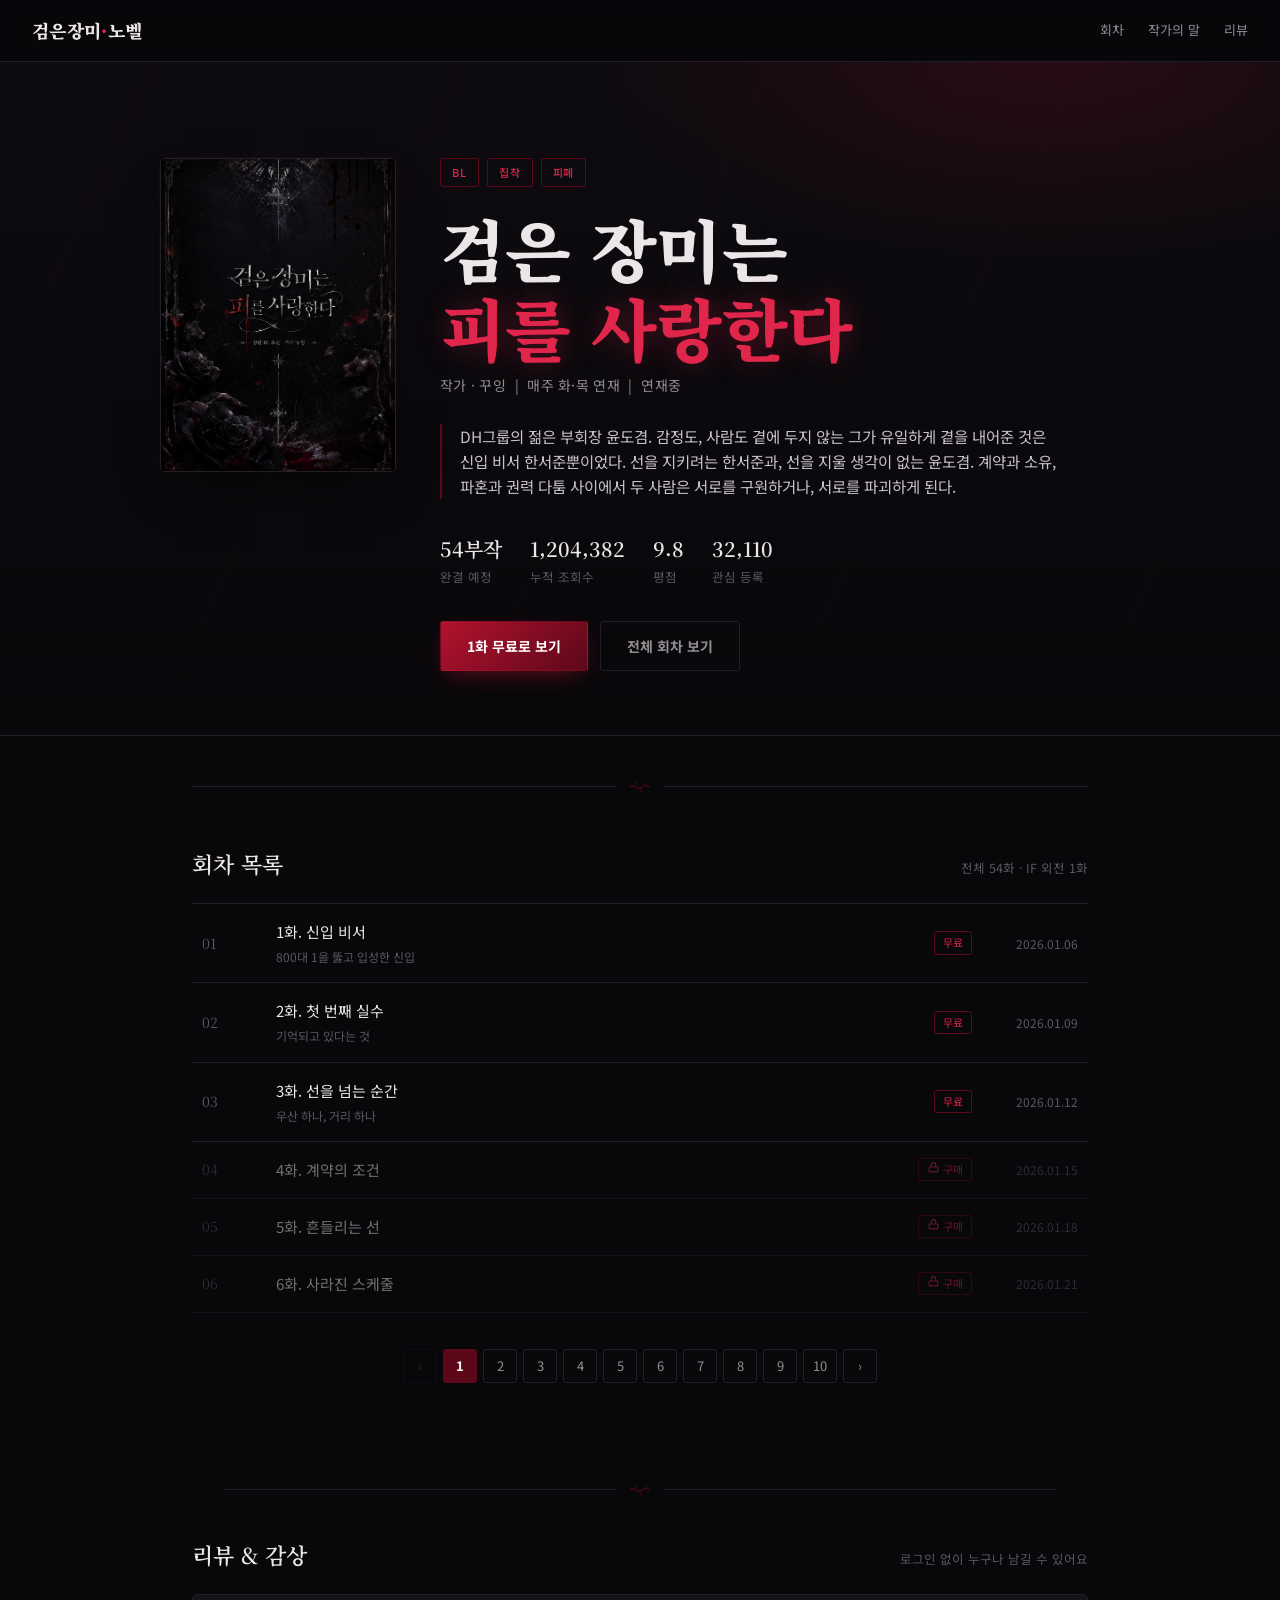
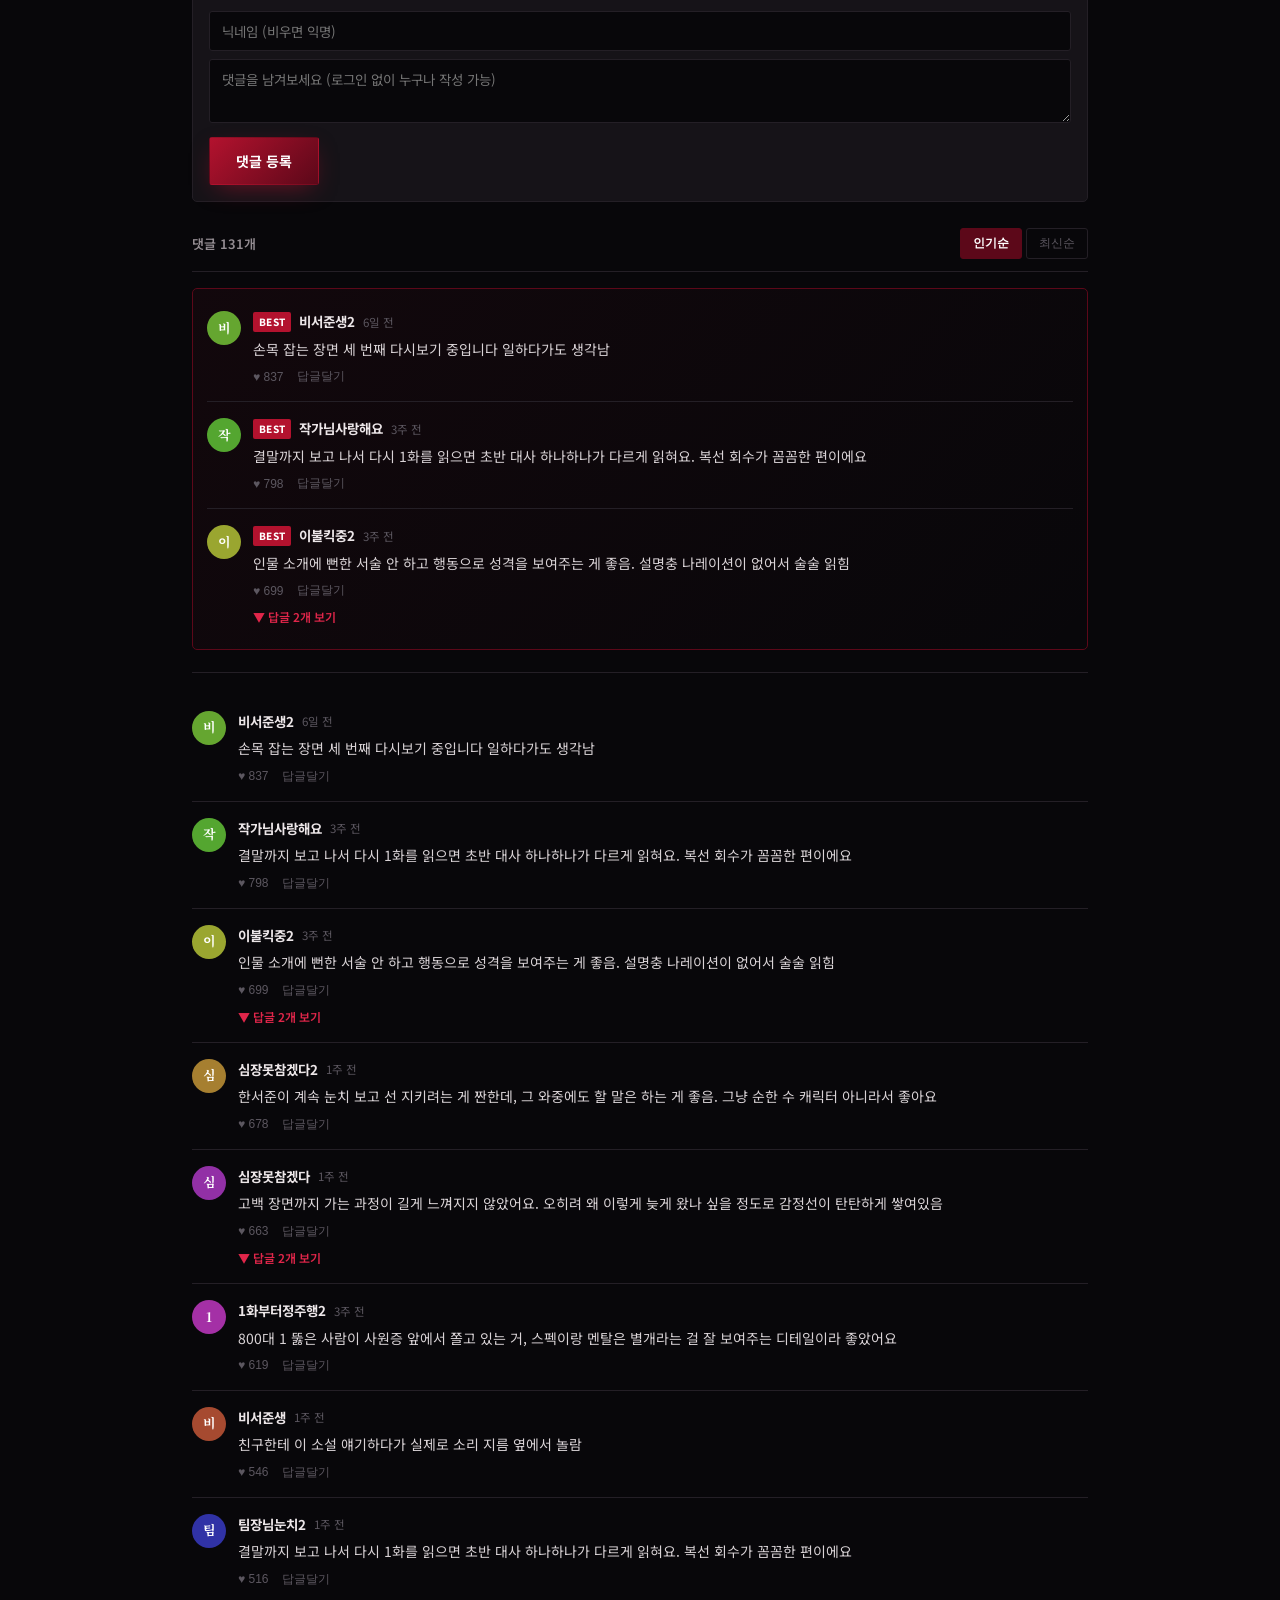
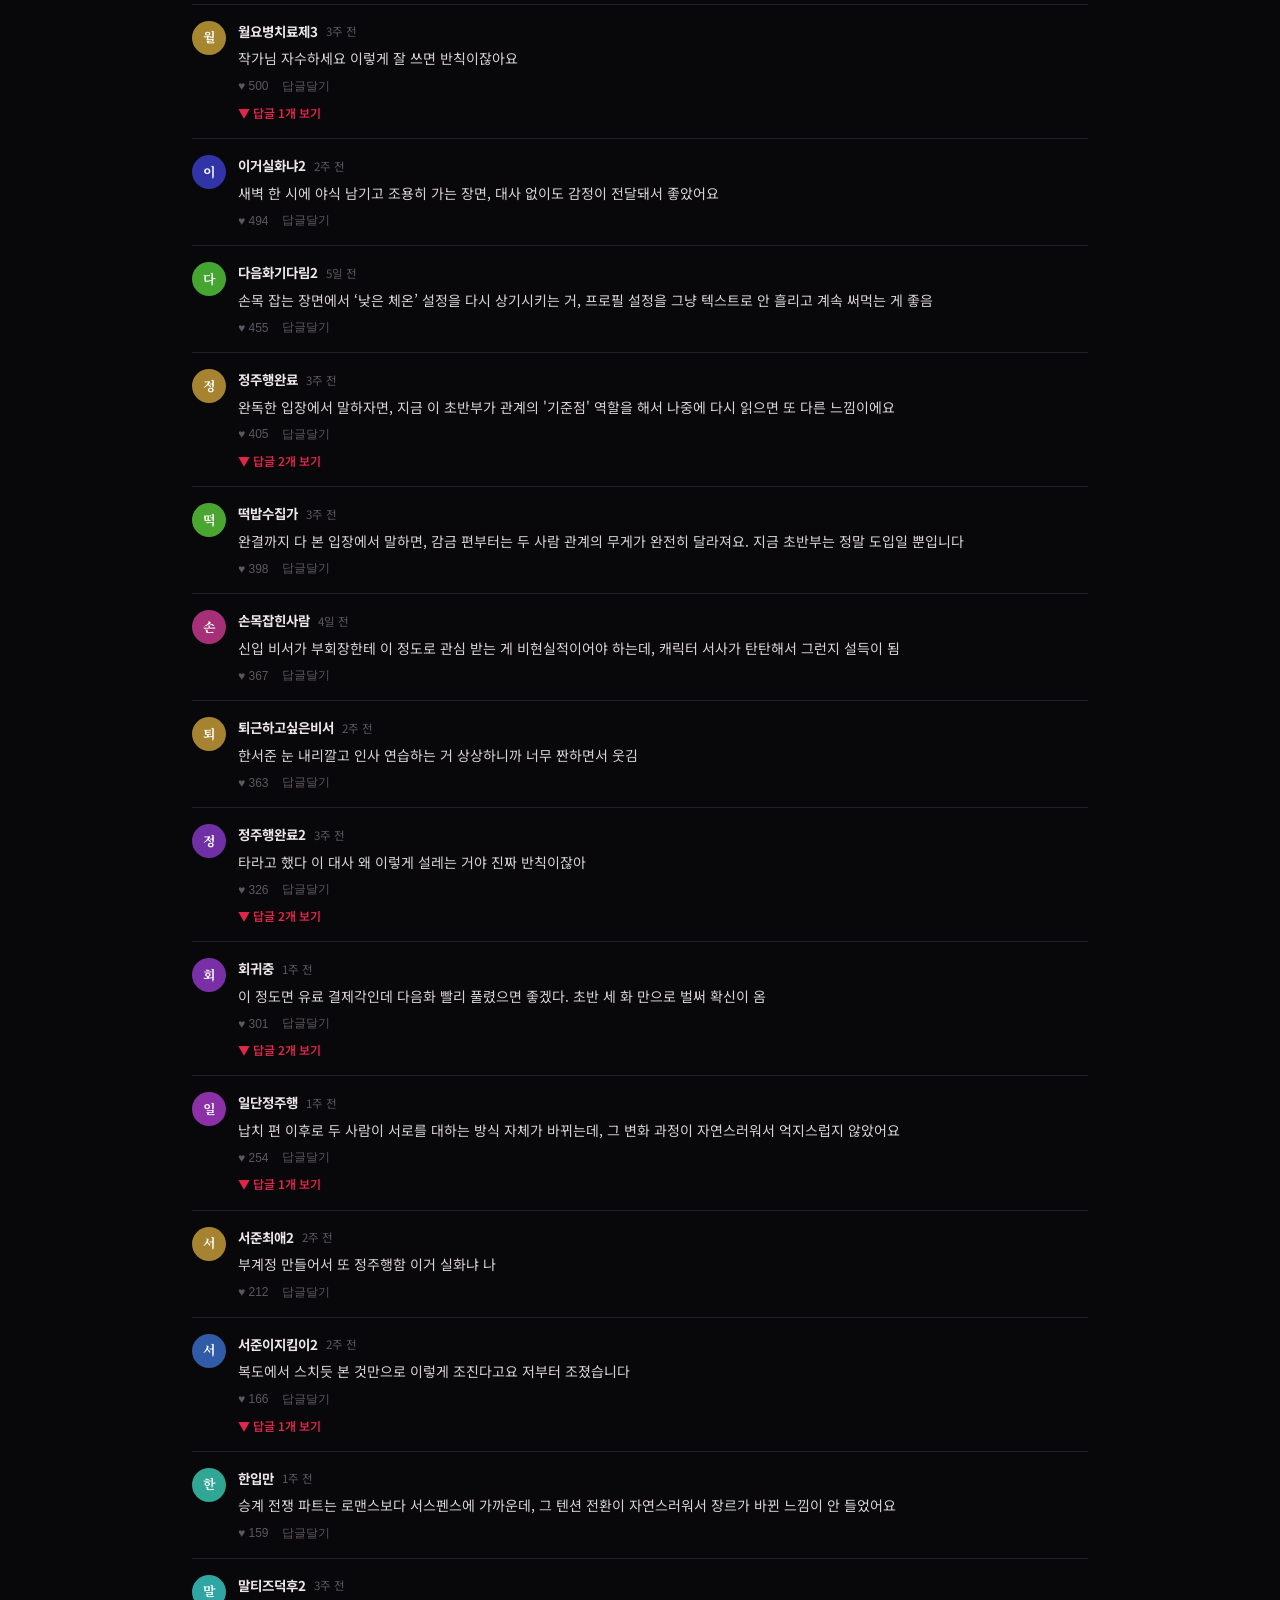
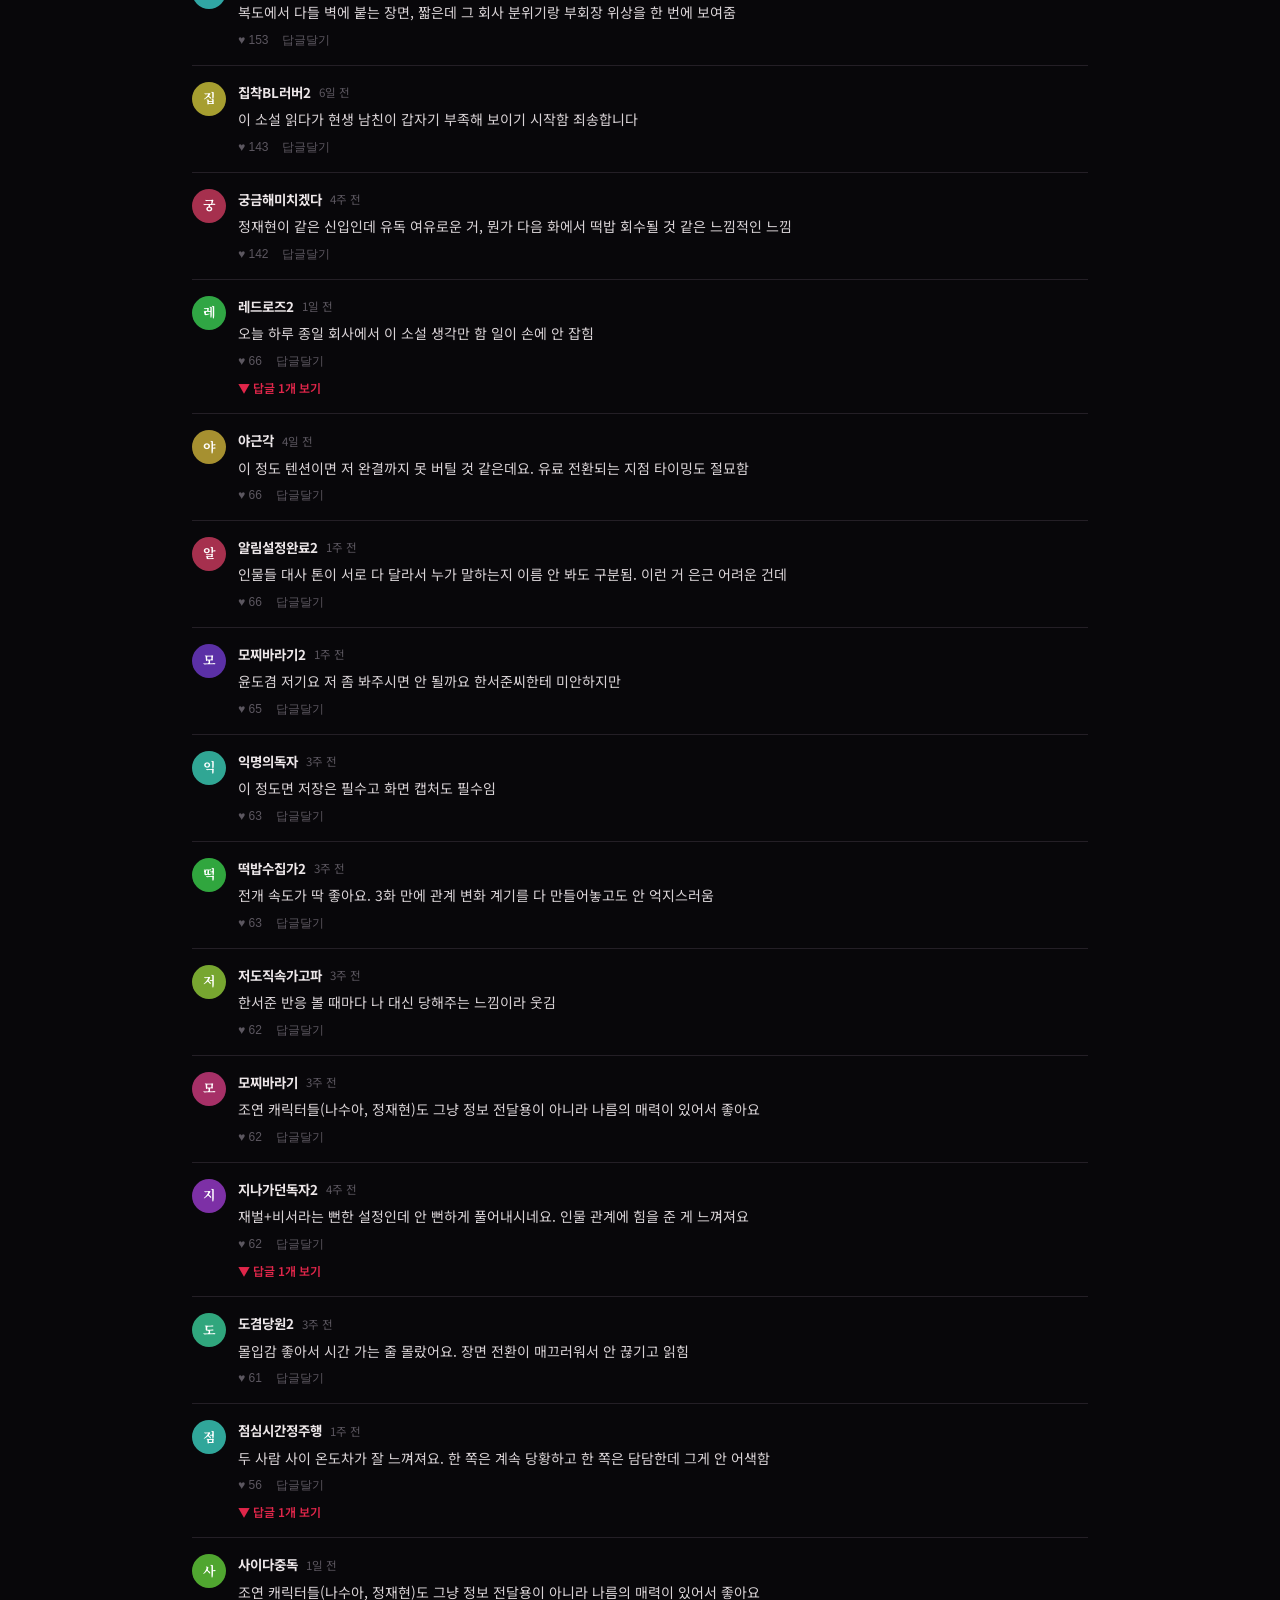
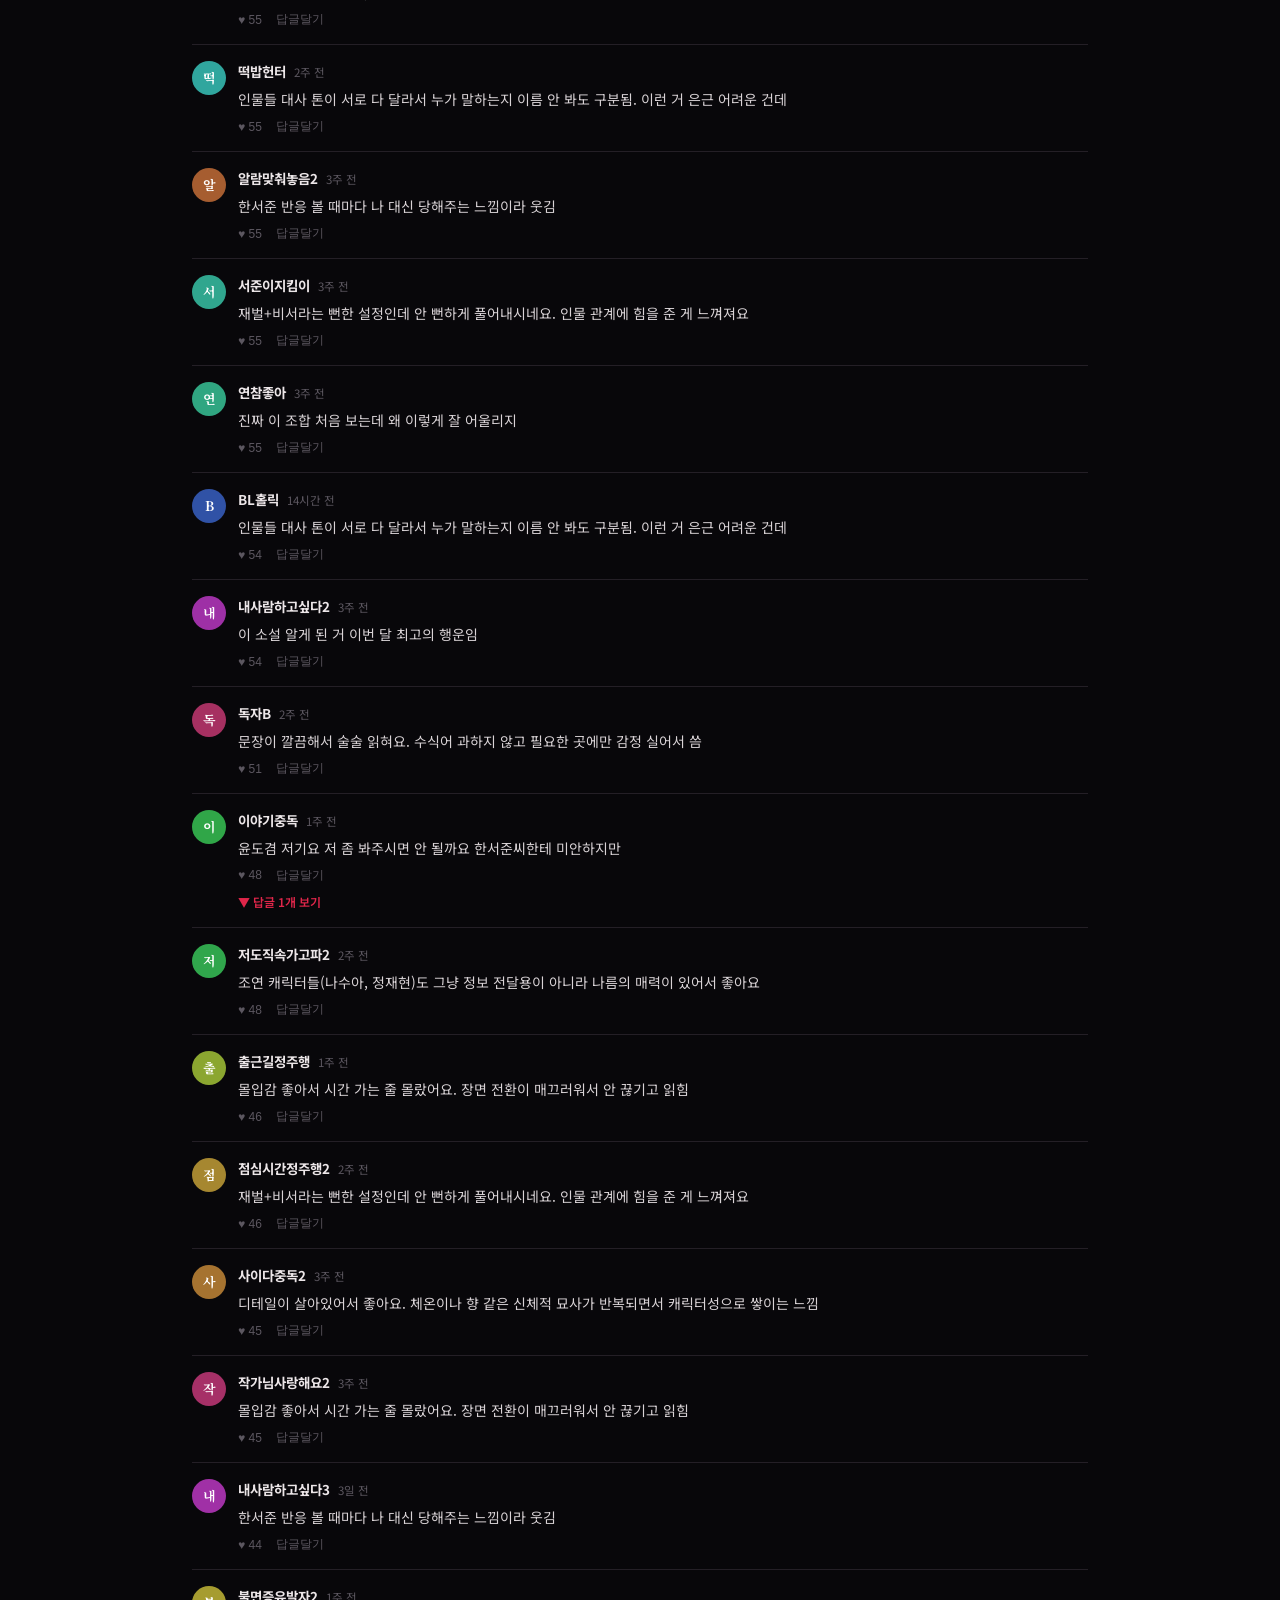
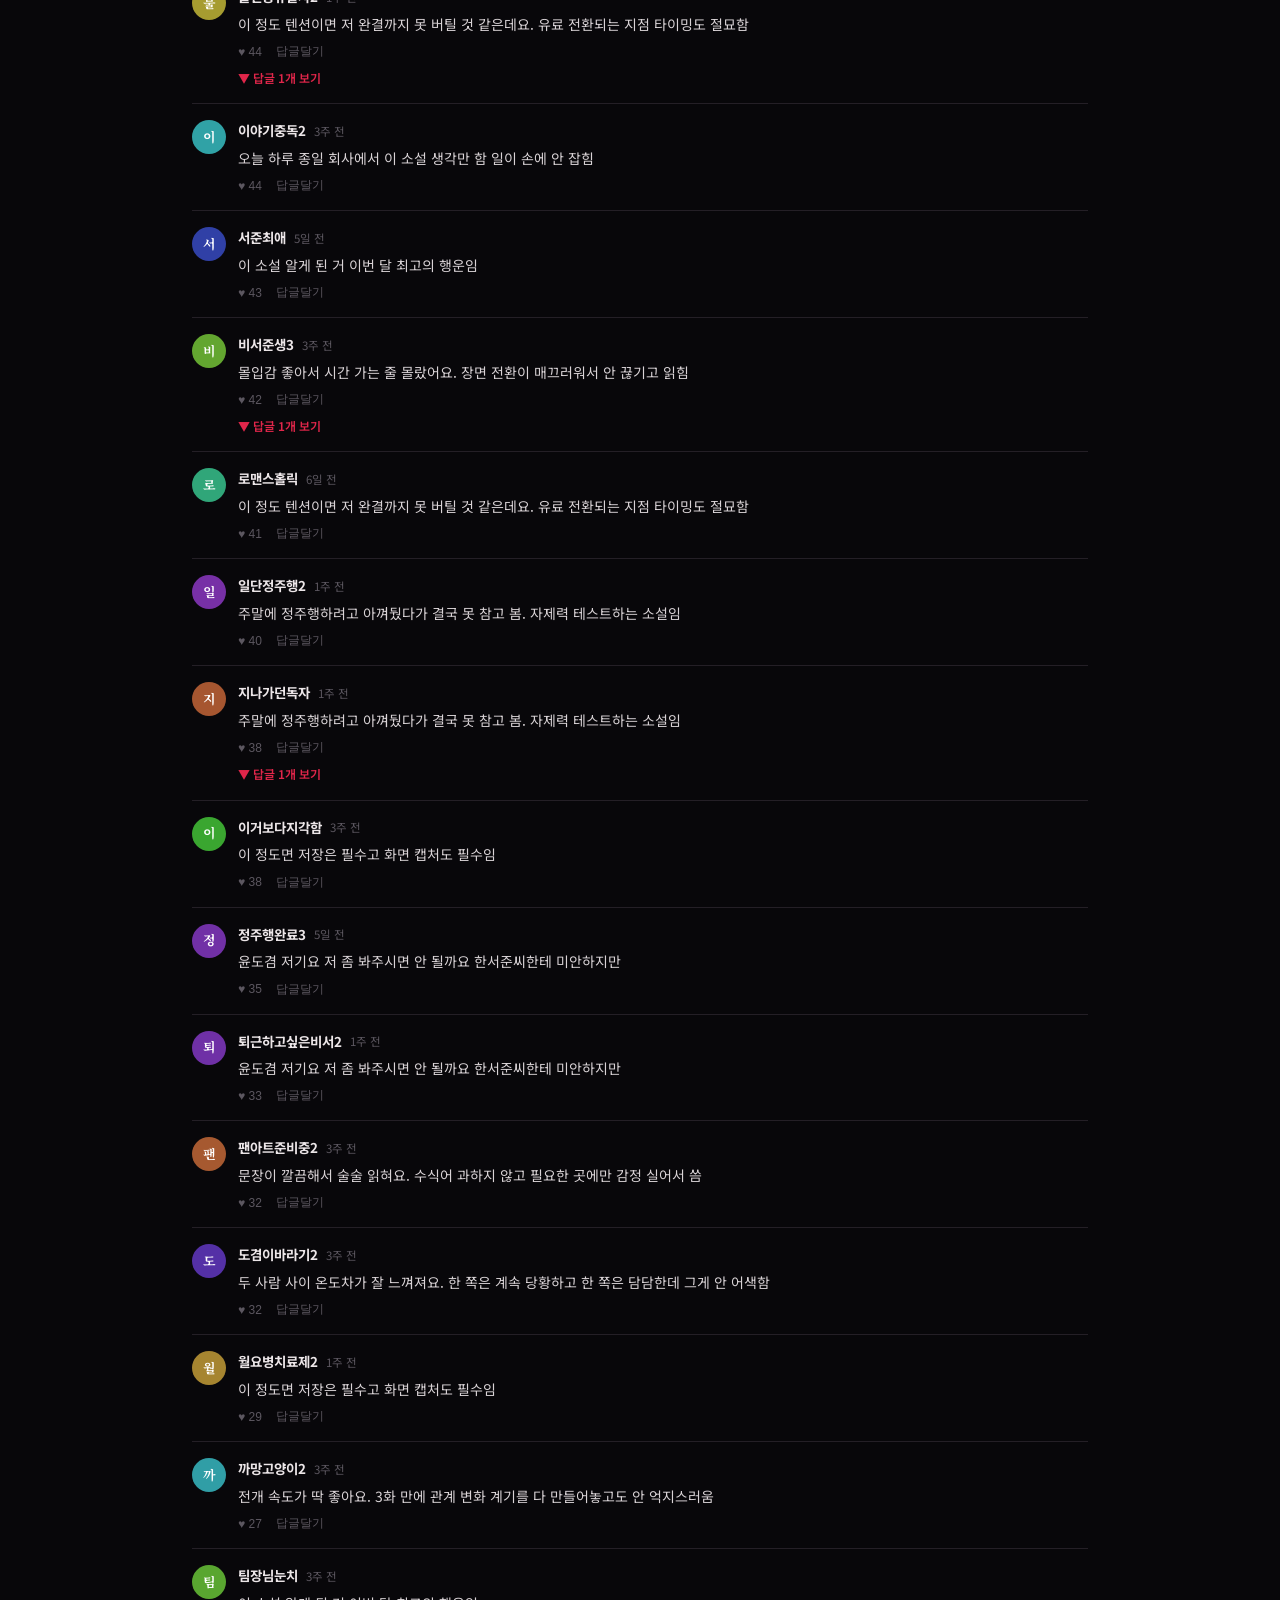
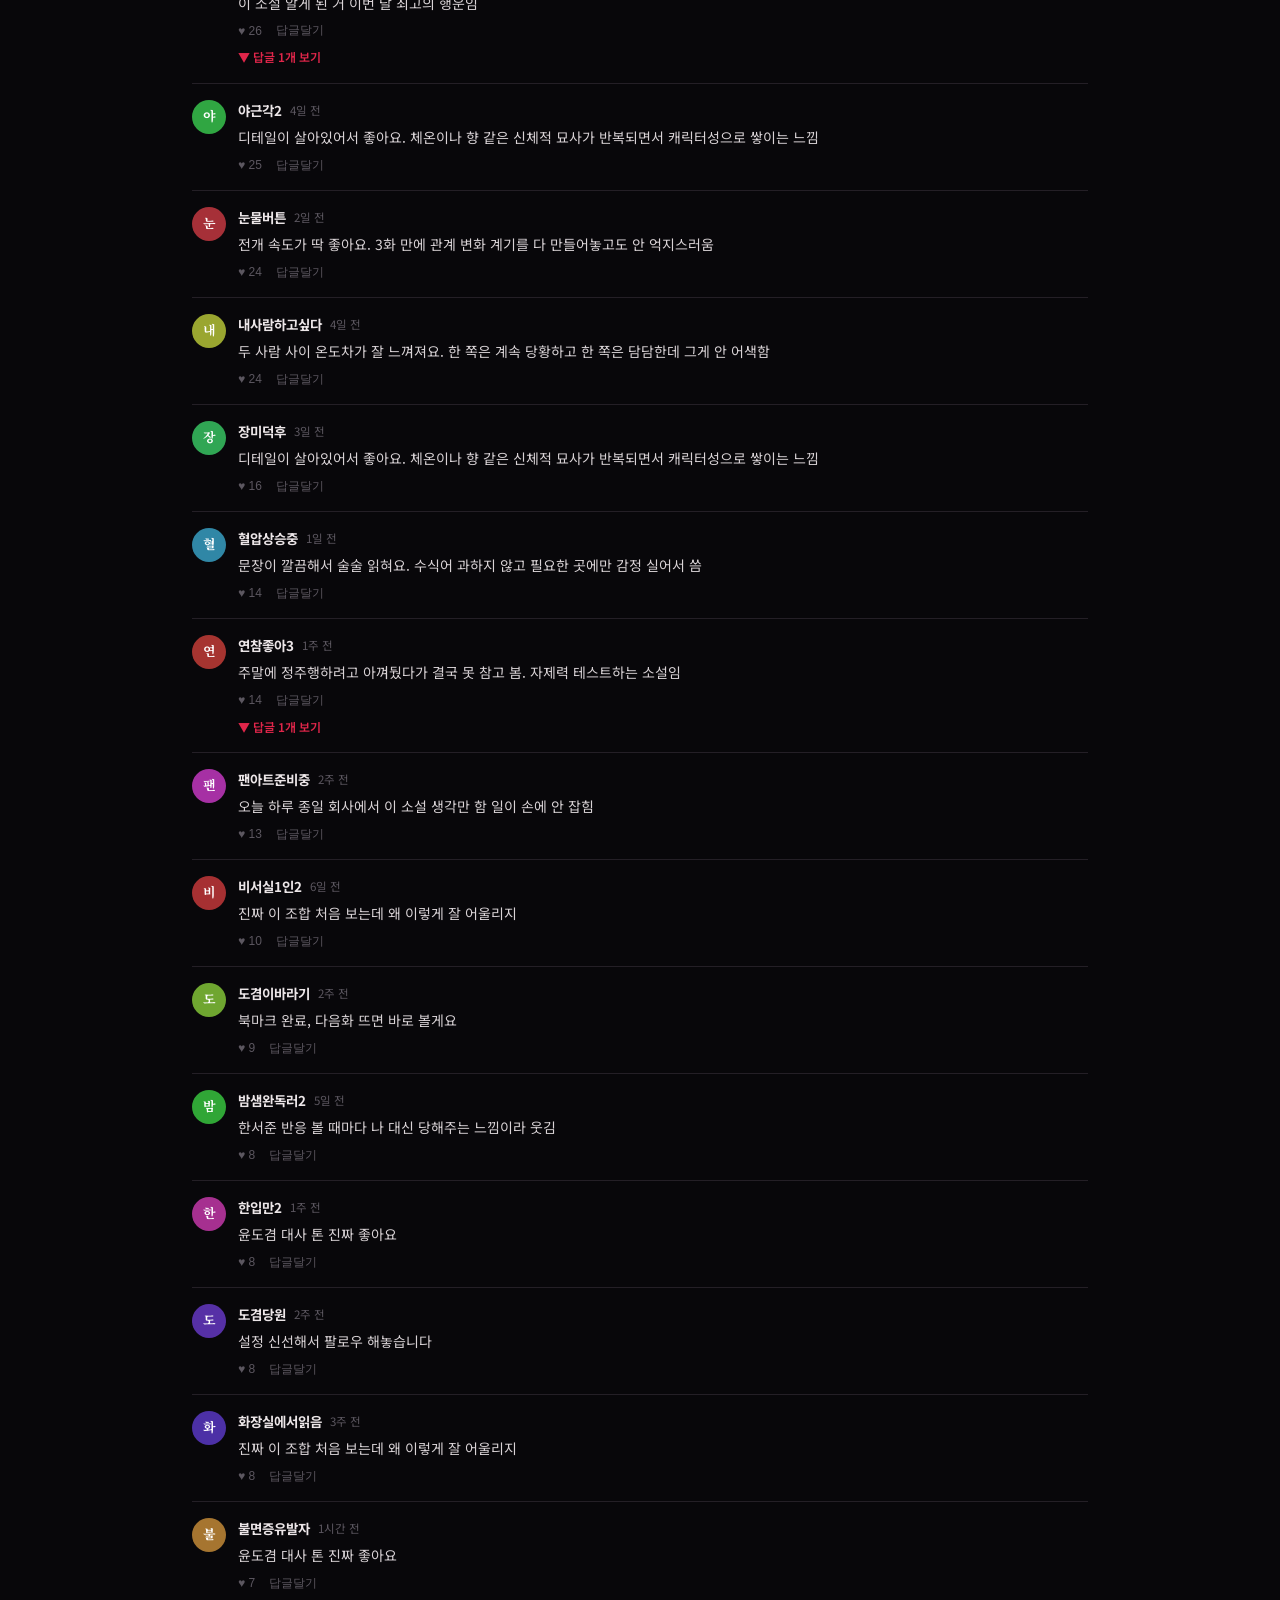
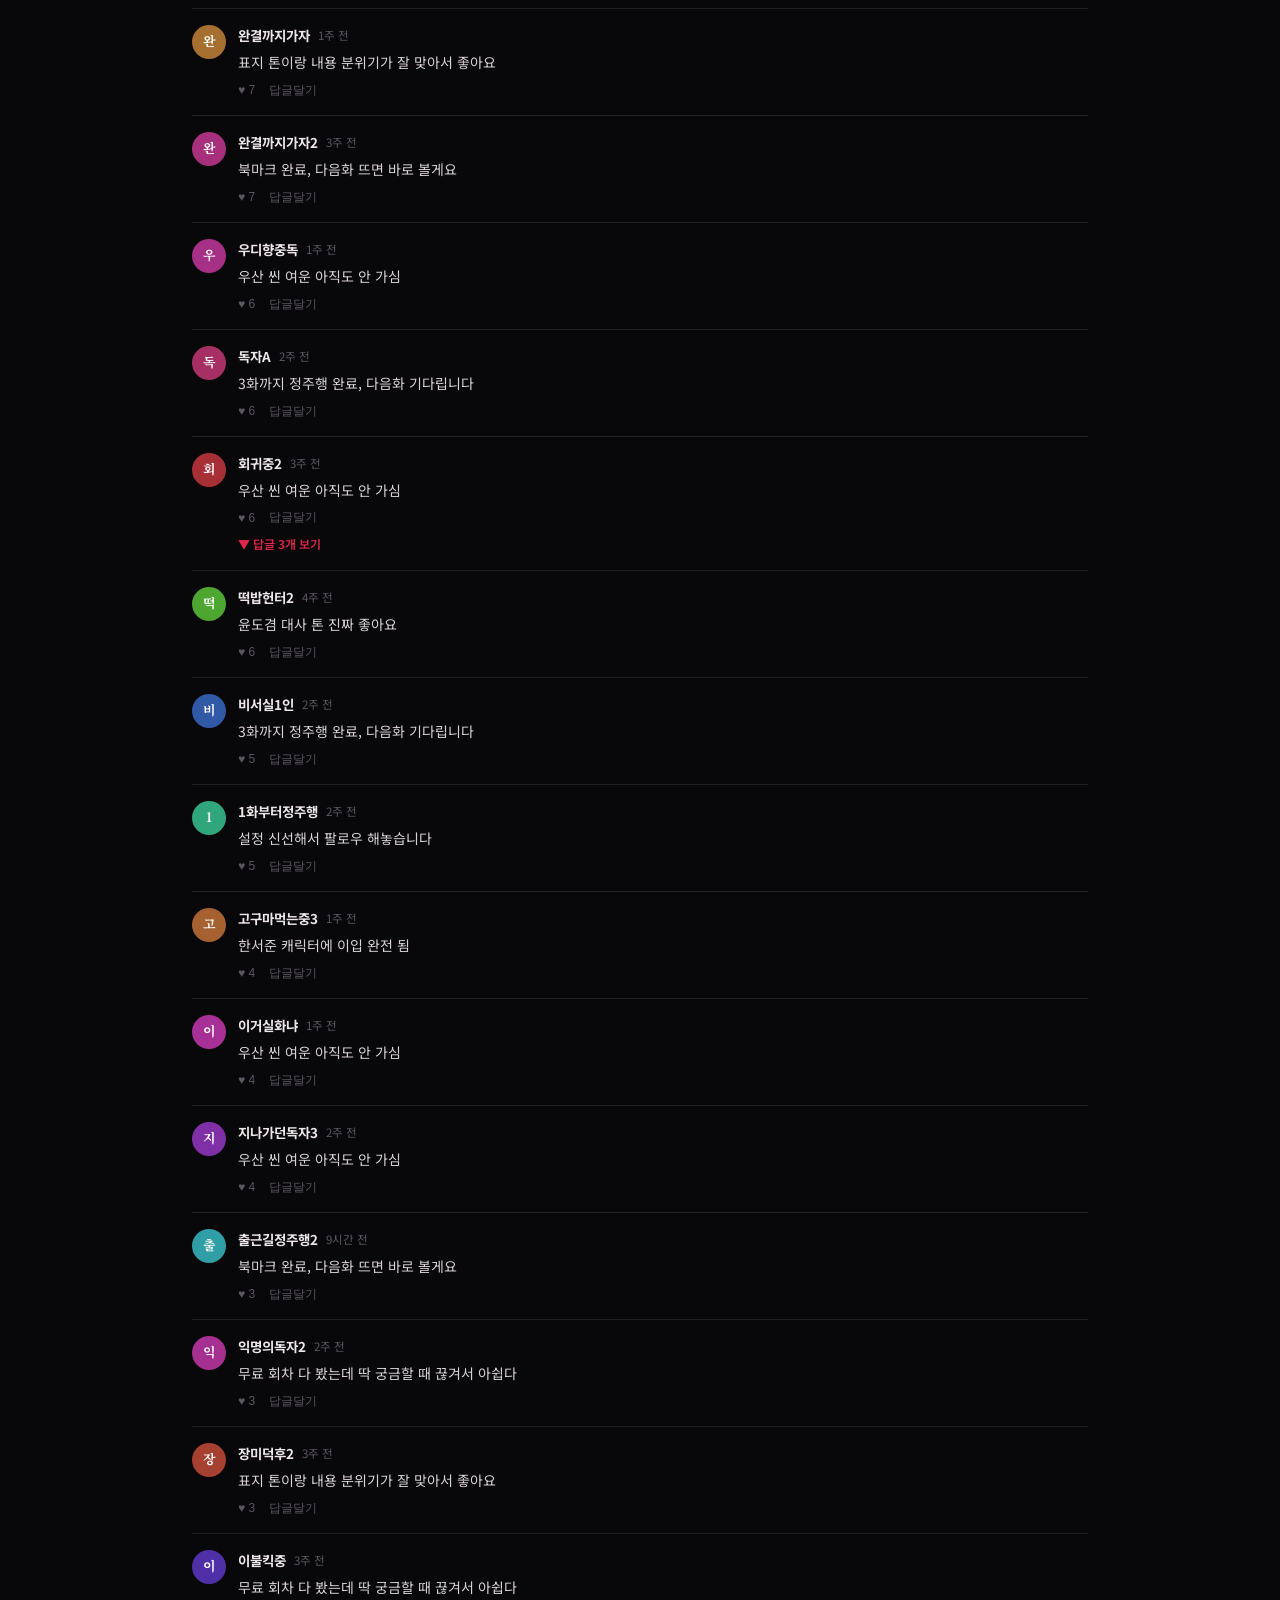
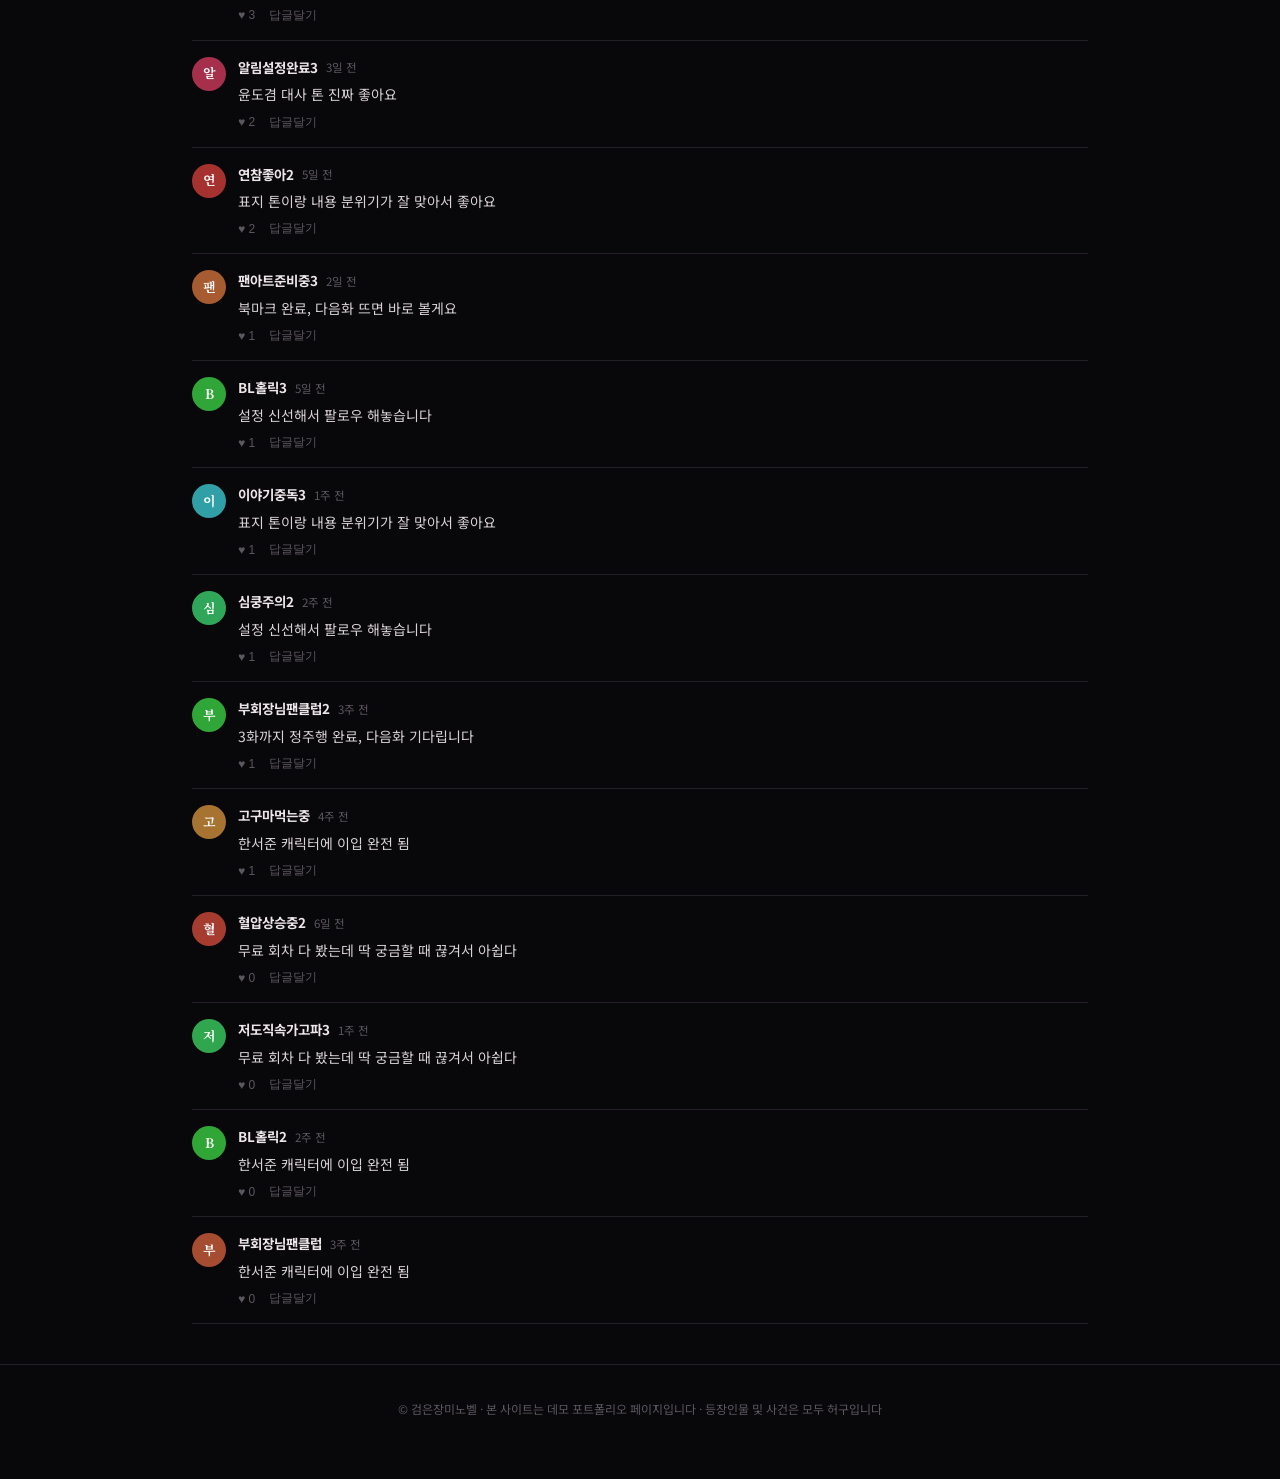
<file: index.html>
<!DOCTYPE html>
<html lang="ko">
<head>
<meta charset="UTF-8">
<meta name="viewport" content="width=device-width, initial-scale=1.0">
<title>검은 장미는 피를 사랑한다</title>
<meta name="description" content="DH그룹 후계자 윤도겸과 그의 비서 한서준. 집착과 소유욕이 만든 피폐 로맨스.">
<link rel="stylesheet" href="style.css">
</head>
<body>

<div class="topbar">
  <a href="index.html" class="brand">검은장미<span>·</span>노벨</a>
  <nav>
    <a href="#chapters">회차</a>
    <a href="#" onclick="return false;">작가의 말</a>
    <a href="#reviews">리뷰</a>
  </nav>
</div>

<header class="hero">
  <div class="hero-inner">
    <div class="hero-cover" id="heroCover">
      <img src="cover.jpg" alt="검은 장미는 피를 사랑한다 표지"
           onerror="this.style.display='none'; this.parentElement.classList.add('cover-empty');">
    
    </div>
    <div class="hero-text">
      <div class="hero-tags">
        <span class="tag">BL</span>
        <span class="tag">집착</span>
        <span class="tag">피폐</span>
      </div>
      <h1>검은 장미는<br><span class="accent">피를 사랑한다</span></h1>
      <p class="byline">작가 · 꾸잉 &nbsp;|&nbsp; 매주 화·목 연재 &nbsp;|&nbsp; 연재중</p>
      <p class="synopsis">
        DH그룹의 젊은 부회장 윤도겸. 감정도, 사람도 곁에 두지 않는 그가
        유일하게 곁을 내어준 것은 신입 비서 한서준뿐이었다.
        선을 지키려는 한서준과, 선을 지울 생각이 없는 윤도겸.
        계약과 소유, 파혼과 권력 다툼 사이에서 두 사람은
        서로를 구원하거나, 서로를 파괴하게 된다.
      </p>
      <div class="hero-stats">
        <div><strong>54부작</strong>완결 예정</div>
        <div><strong>1,204,382</strong>누적 조회수</div>
        <div><strong>9.8</strong>평점</div>
        <div><strong>32,110</strong>관심 등록</div>
      </div>
      <div class="hero-actions">
        <a href="ep1.html" class="btn btn-primary">1화 무료로 보기</a>
        <a href="#chapters" class="btn btn-ghost">전체 회차 보기</a>
      </div>
    </div>
  </div>
</header>

<div class="thorn-divider" style="margin-top:44px;">
  <span class="line"></span>
  <svg width="22" height="14" viewBox="0 0 22 14" fill="none"><path d="M1 7C5 2 9 12 13 7C15 4.5 17 4.5 21 7" stroke="currentColor" stroke-width="1.3"/><path d="M6 5L7.6 2.2M11 9.5L12.4 12.2M16 5.3L17.4 2.6" stroke="currentColor" stroke-width="1.1"/></svg>
  <span class="line"></span>
</div>

<section class="chapters-section" id="chapters">
  <div class="chapters-head">
    <h2>회차 목록</h2>
    <span class="count" id="chapterCount">전체 60화</span>
  </div>

  <ul class="chapter-list" id="chapterList"></ul>

  <div class="if-banner" id="ifBanner" style="display:none;">
    <div class="if-banner-inner">
      <div class="mark">IF</div>
      <p>본편과 다른 선택, 다른 결말 — 독자들이 가장 많이 요청한 순간들을 다시 그린 외전입니다.</p>
    </div>
  </div>

  <div class="pagination" id="pagination"></div>
</section>

<section class="reviews-section" id="reviews">
  <div class="thorn-divider" style="margin-bottom:40px;">
    <span class="line"></span>
    <svg width="22" height="14" viewBox="0 0 22 14" fill="none"><path d="M1 7C5 2 9 12 13 7C15 4.5 17 4.5 21 7" stroke="currentColor" stroke-width="1.3"/><path d="M6 5L7.6 2.2M11 9.5L12.4 12.2M16 5.3L17.4 2.6" stroke="currentColor" stroke-width="1.1"/></svg>
    <span class="line"></span>
  </div>
  <div class="reviews-inner">
    <div class="chapters-head">
      <h2>리뷰 &amp; 감상</h2>
      <span class="count">로그인 없이 누구나 남길 수 있어요</span>
    </div>
    <div id="reviewRoot"></div>
  </div>
</section>

<script src="comments.js"></script>
<script>
  initCommentSection('reviewRoot', { seed: 20260106, count: 100, epLabel: '이 소설' });
</script>

<footer>
  © 검은장미노벨 · 본 사이트는 데모 포트폴리오 페이지입니다 · 등장인물 및 사건은 모두 허구입니다
</footer>

<script>
/* ---------- 데이터 ---------- */
const PER_PAGE = 6;
const TOTAL_PAGES = 10;

const mainTitles = [
  ["1화","신입 비서","800대 1을 뚫고 입성한 신입"],
  ["2화","첫 번째 실수","기억되고 있다는 것"],
  ["3화","선을 넘는 순간","우산 하나, 거리 하나"],
  ["4화","계약의 조건",""],
  ["5화","흔들리는 선",""],
  ["6화","사라진 스케줄",""],
  ["7화","뜻밖의 초대",""],
  ["8화","부회장의 방",""],
  ["9화","소문",""],
  ["10화","검은 장미 한 송이",""],
  ["11화","잠식",""],
  ["12화","균열",""],
  ["13화","후계자 발표",""],
  ["14화","정략결혼",""],
  ["15화","파혼 선언",""],
  ["16화","감금",""],
  ["17화","열쇠는 하나뿐",""],
  ["18화","권력 다툼의 시작",""],
  ["19화","배신",""],
  ["20화","납치",""],
  ["21화","협상",""],
  ["22화","되찾은 자리",""],
  ["23화","진실",""],
  ["24화","마지막 이사회",""],
  ["25화","선택",""],
  ["26화","대가",""],
  ["27화","재계약",""],
  ["28화","은밀한 거래",""],
  ["29화","그림자",""],
  ["30화","폭로",""],
  ["31화","추락",""],
  ["32화","붕괴 직전",""],
  ["33화","마지막 경고",""],
  ["34화","밀실",""],
  ["35화","사냥",""],
  ["36화","도주",""],
  ["37화","되돌릴 수 없는 선",""],
  ["38화","심연",""],
  ["39화","각성",""],
  ["40화","반격",""],
  ["41화","최후의 이사회",""],
  ["42화","승계 전쟁",""],
  ["43화","무너지는 벽",""],
  ["44화","진심",""],
  ["45화","고백",""],
  ["46화","상처",""],
  ["47화","봉합",""],
  ["48화","겨울의 끝",""],
  ["49화","봄이 오는 소리",""],
  ["50화","구원",""],
  ["51화","서로에게",""],
  ["52화","마지막 장미",""],
  ["53화","완결",""],
  ["54화","에필로그 · 그 후",""],
];

const ifTitles = [
  ["IF","비 오는 날, 주운 것","한서준을 만나기 전, 다른 시간선의 윤도겸"],
];

const links = {1:"ep1.html", 2:"ep2.html", 3:"ep3.html"};

function baseDate(offsetDays){
  const d = new Date(2026,0,6); // 2026-01-06 화요일 연재 시작
  d.setDate(d.getDate() + offsetDays);
  return `${d.getFullYear()}.${String(d.getMonth()+1).padStart(2,'0')}.${String(d.getDate()).padStart(2,'0')}`;
}

const mainChapters = mainTitles.map((t, i) => ({
  num: i+1,
  title: t[0] + ". " + t[1],
  sub: t[2],
  date: baseDate(i*3),
  locked: !(i+1 in links),
  link: links[i+1] || null,
  free: (i+1) <= 3,
}));

const ifChapters = ifTitles.map((t, i) => ({
  num: null,
  title: t[0] + " · " + t[1],
  sub: t[2],
  date: baseDate(200 + i*7),
  locked: false,
  link: "if1.html",
  free: false,
  isIf: true,
}));

document.getElementById('chapterCount').textContent = `전체 ${mainChapters.length}화 · IF 외전 ${ifChapters.length}화`;

/* ---------- 렌더 ---------- */
function renderList(page){
  const listEl = document.getElementById('chapterList');
  const ifBanner = document.getElementById('ifBanner');
  listEl.innerHTML = '';

  let pageItems;
  if(page < TOTAL_PAGES){
    const start = (page-1)*PER_PAGE;
    pageItems = mainChapters.slice(start, start+PER_PAGE);
    ifBanner.style.display = 'none';
  } else {
    // 마지막 페이지: 남은 본편 + IF 외전
    const start = (page-1)*PER_PAGE;
    const remain = mainChapters.slice(start, start+PER_PAGE);
    pageItems = remain.concat(ifChapters);
    ifBanner.style.display = remain.length ? 'block' : 'none';
    if(!remain.length){ ifBanner.style.display='none'; }
  }

  pageItems.forEach(ch => {
    const locked = ch.locked;
    const tag = locked ? 'div' : 'a';
    const row = document.createElement(tag);
    row.className = 'chapter-row' + (locked ? ' locked' : '');
    if(!locked) row.href = ch.link;

    const lockSvg = `<svg class="lock-icon" viewBox="0 0 24 24" fill="none" stroke="currentColor" stroke-width="2"><rect x="4" y="11" width="16" height="9" rx="1.5"/><path d="M8 11V7a4 4 0 0 1 8 0v4"/></svg>`;

    row.innerHTML = `
      <span class="ch-num">${ch.num ? String(ch.num).padStart(2,'0') : '·'}</span>
      <span class="ch-title">${ch.title}${ch.isIf ? '<span class="if-flag">IF 외전</span>' : ''}${ch.sub ? `<small>${ch.sub}</small>` : ''}</span>
      <span class="ch-badge">${ch.isIf ? '특별공개' : (ch.free ? '무료' : (locked ? lockSvg + ' 구매' : '무료'))}</span>
      <span class="ch-date">${ch.date}</span>
    `;
    listEl.appendChild(row);
  });
}

function renderPagination(active){
  const el = document.getElementById('pagination');
  el.innerHTML = '';
  const prev = document.createElement('button');
  prev.textContent = '‹';
  prev.disabled = active === 1;
  prev.onclick = () => goPage(active-1, true);
  el.appendChild(prev);

  for(let p=1; p<=TOTAL_PAGES; p++){
    const b = document.createElement('button');
    b.textContent = p;
    if(p === active) b.classList.add('active');
    b.onclick = () => goPage(p, true);
    el.appendChild(b);
  }

  const next = document.createElement('button');
  next.textContent = '›';
  next.disabled = active === TOTAL_PAGES;
  next.onclick = () => goPage(active+1, true);
  el.appendChild(next);
}

function goPage(p, scroll){
  if(p < 1 || p > TOTAL_PAGES) return;
  renderList(p);
  renderPagination(p);
  if(scroll){
    document.getElementById('chapters').scrollIntoView({behavior:'smooth', block:'start'});
  }
}

// 페이지네이션 버튼 클릭 시에만 스크롤되도록 별도 처리
goPage(1, false);
</script>

</body>
</html>
</file>
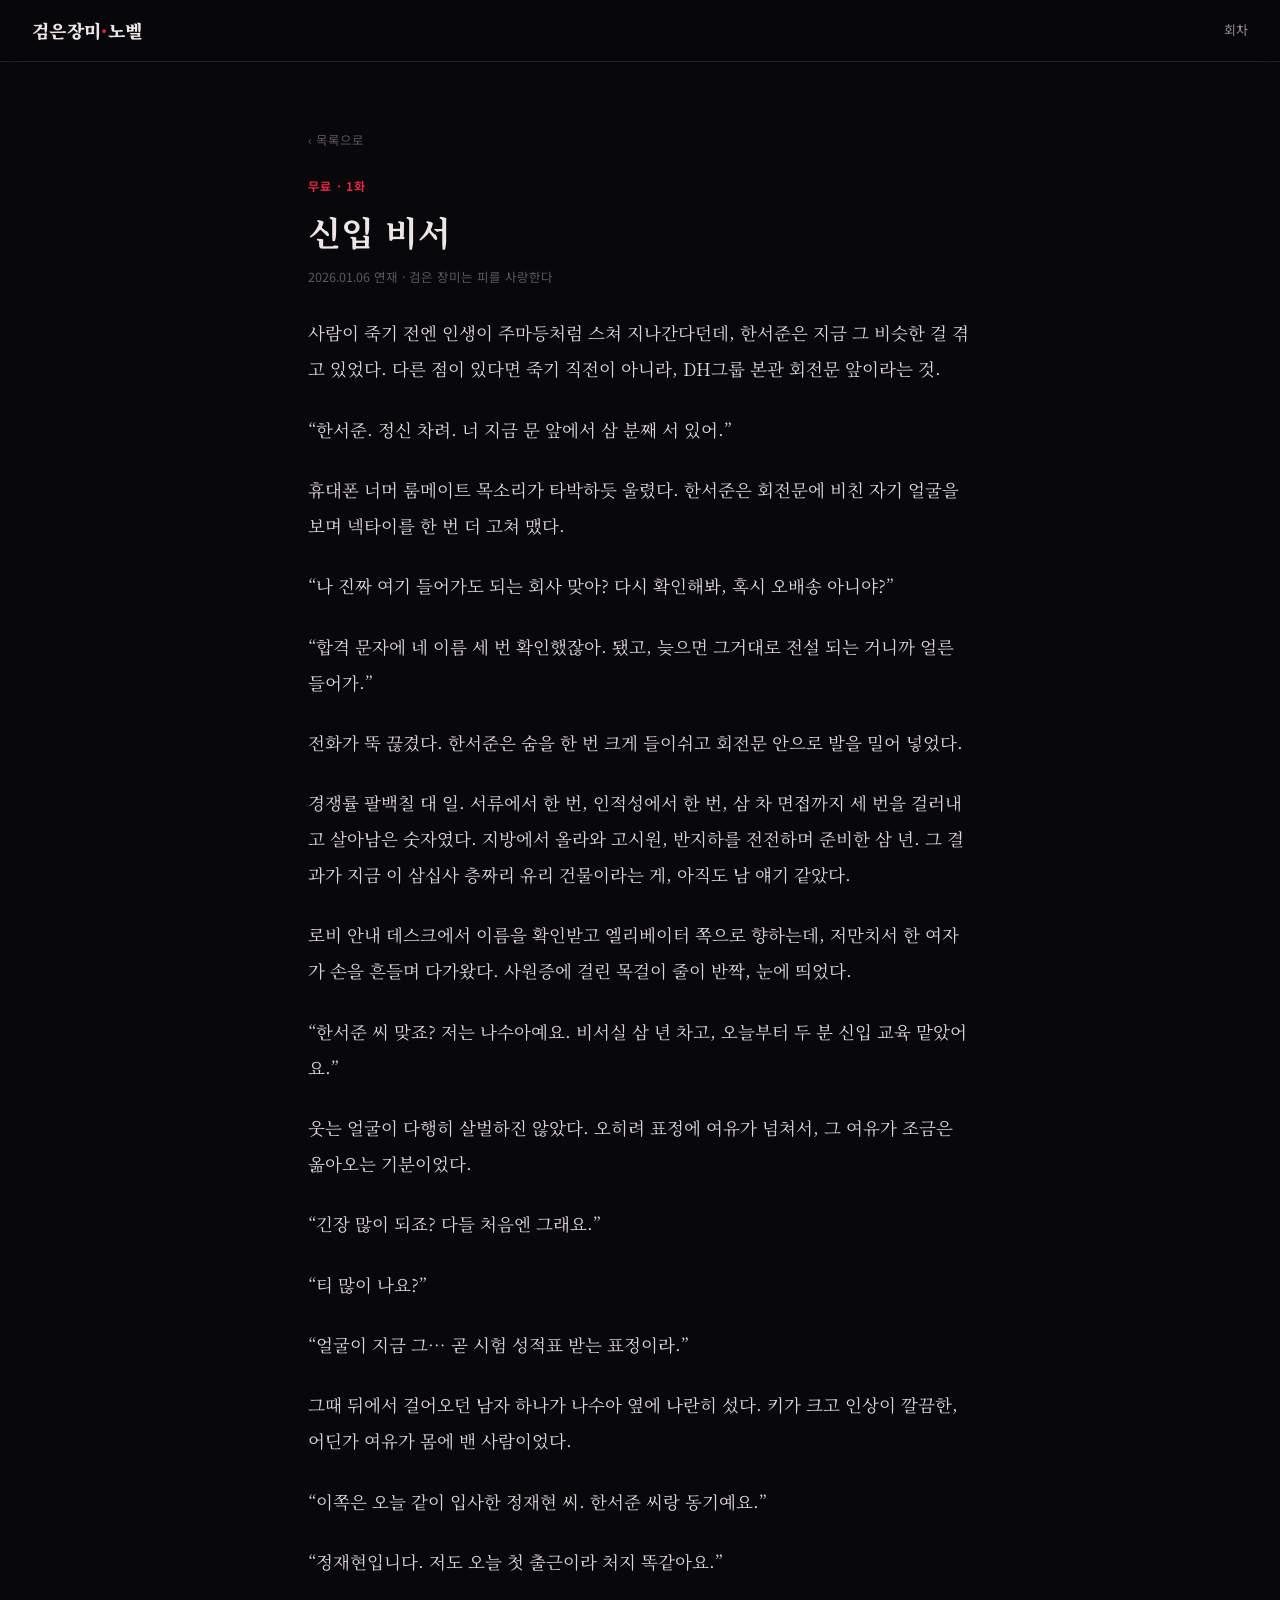
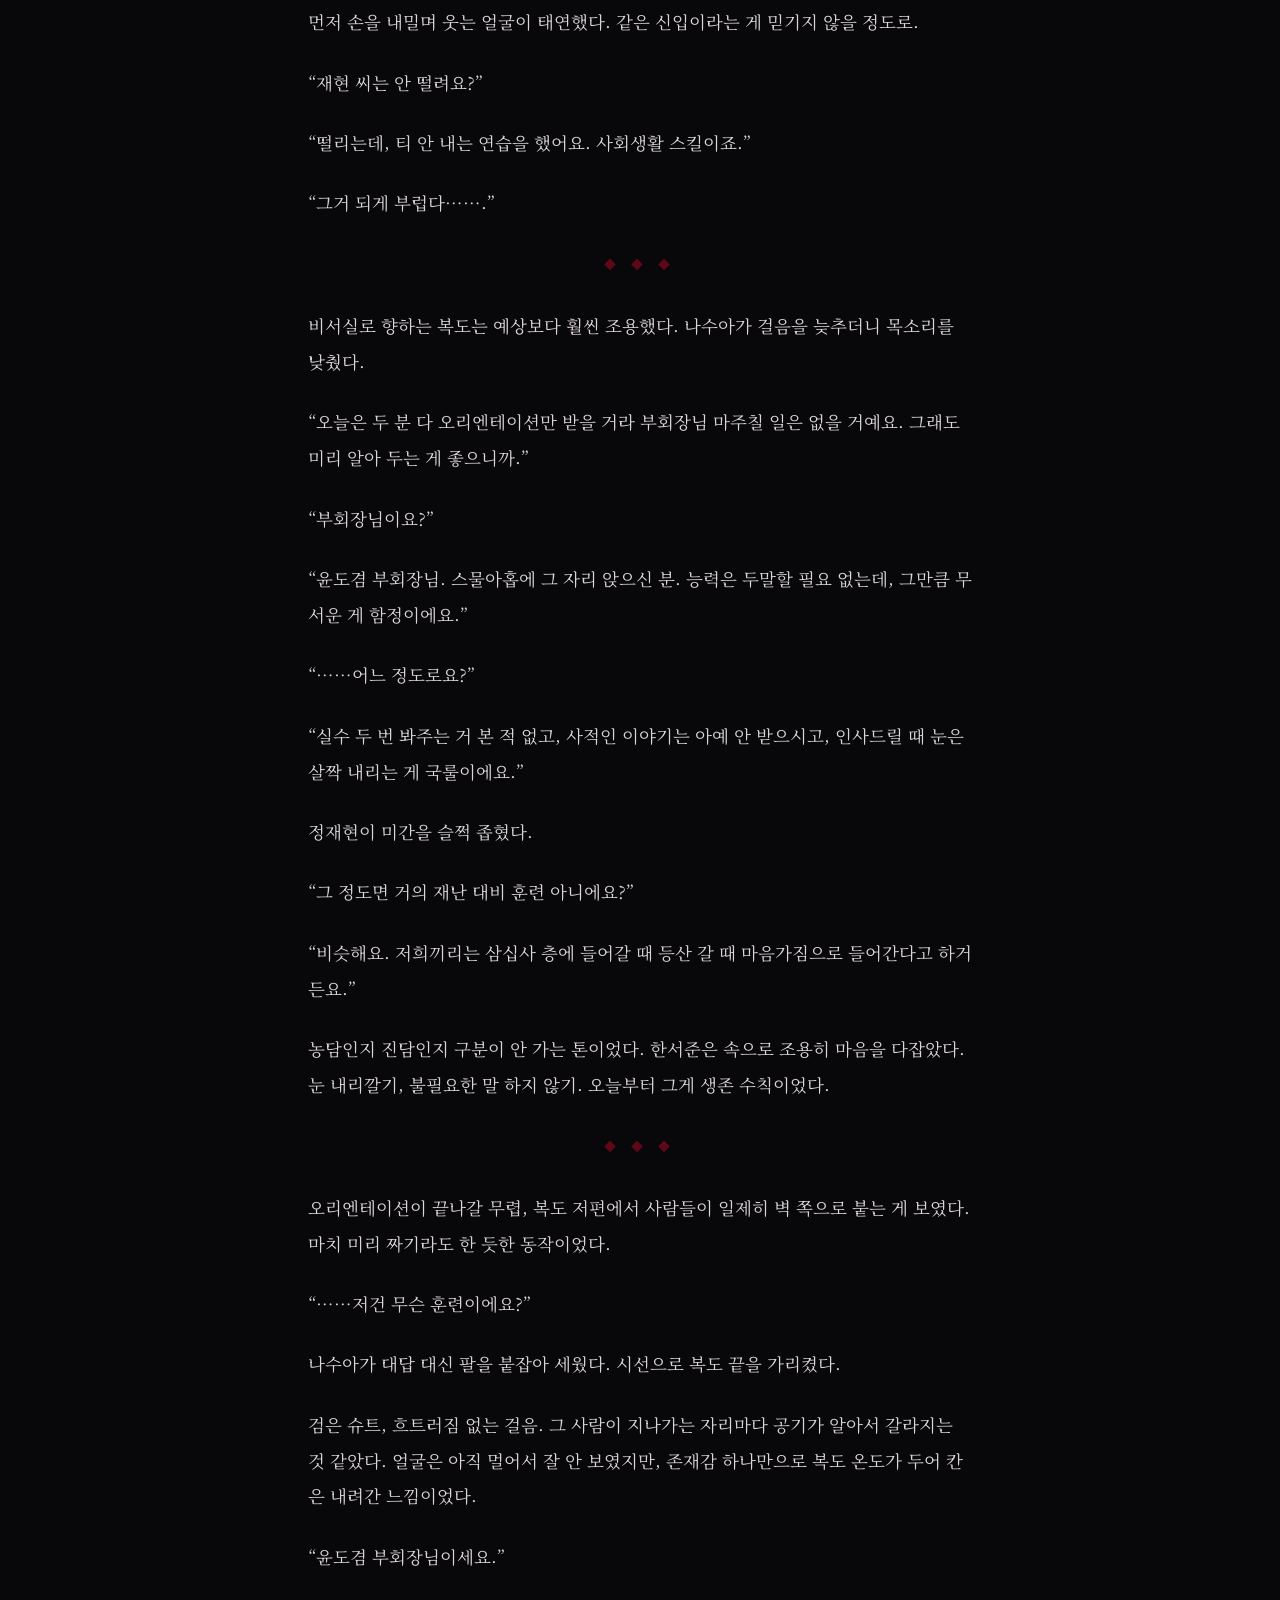
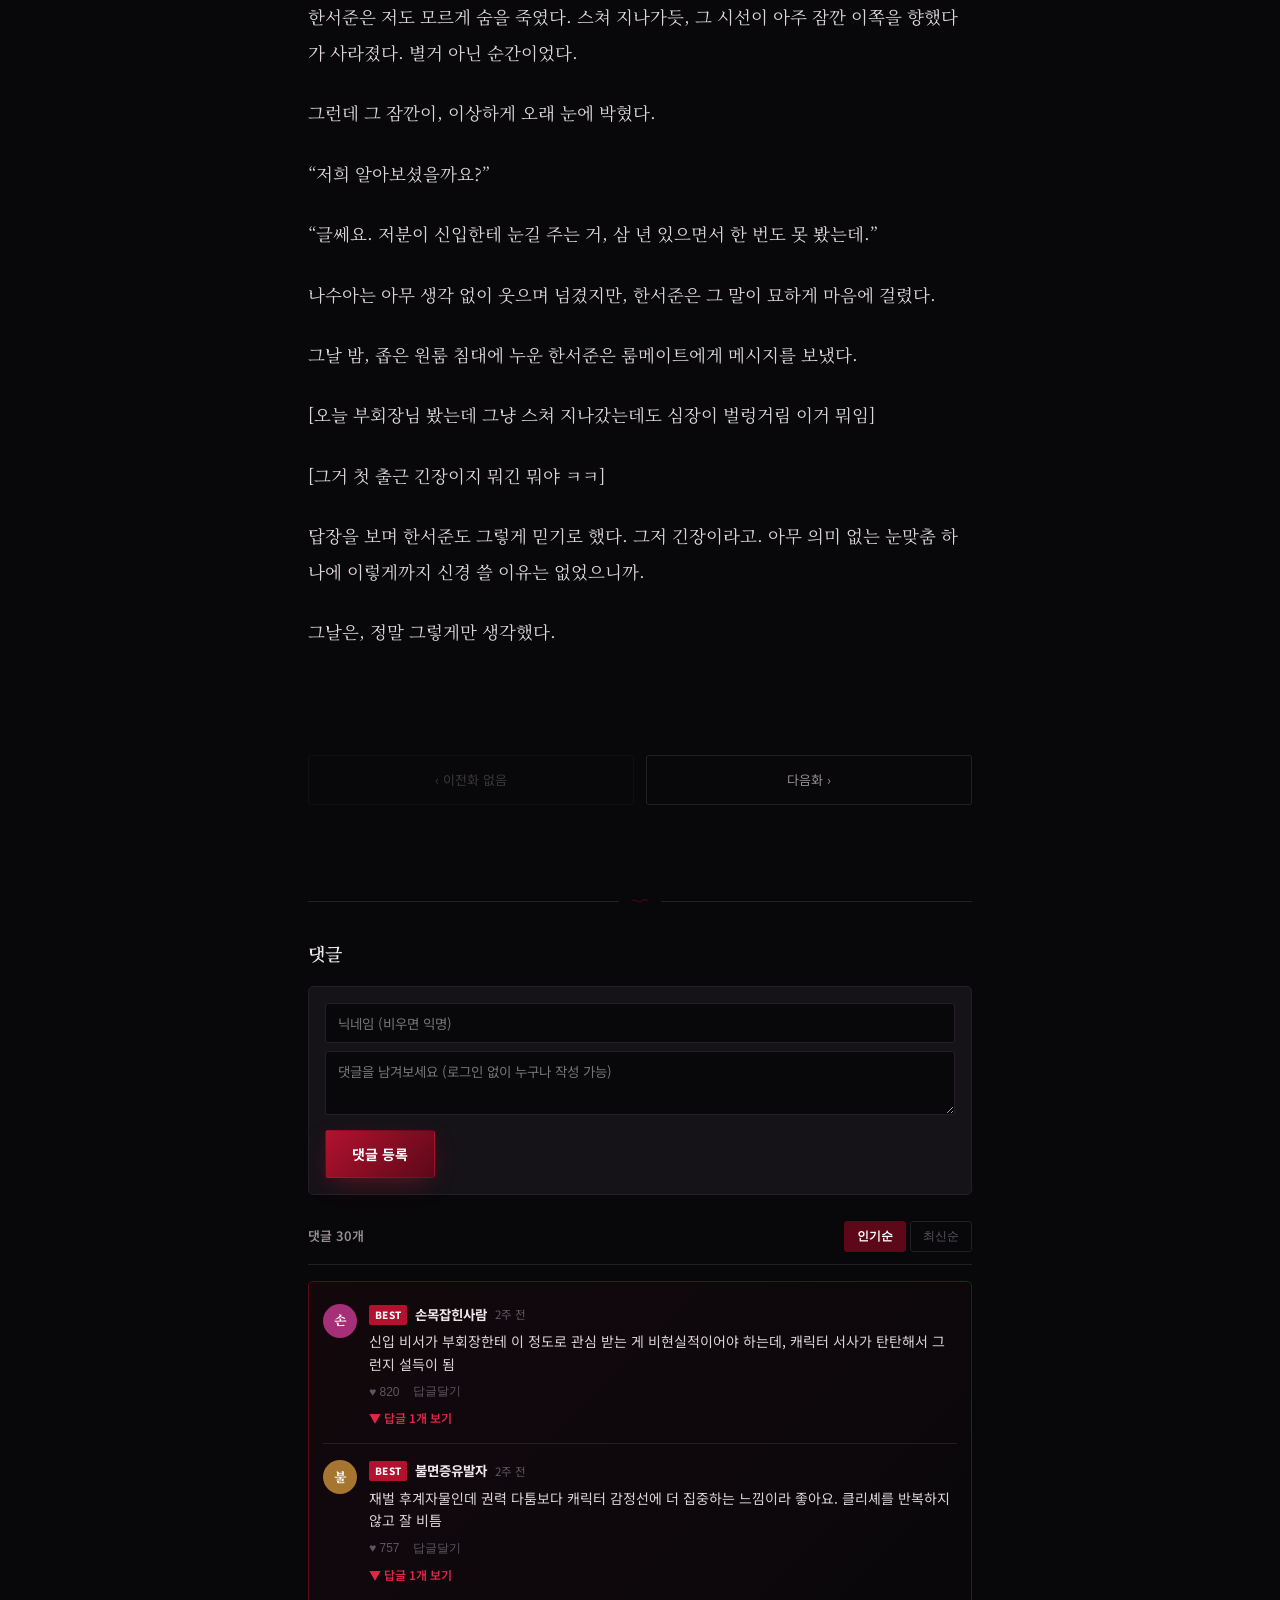
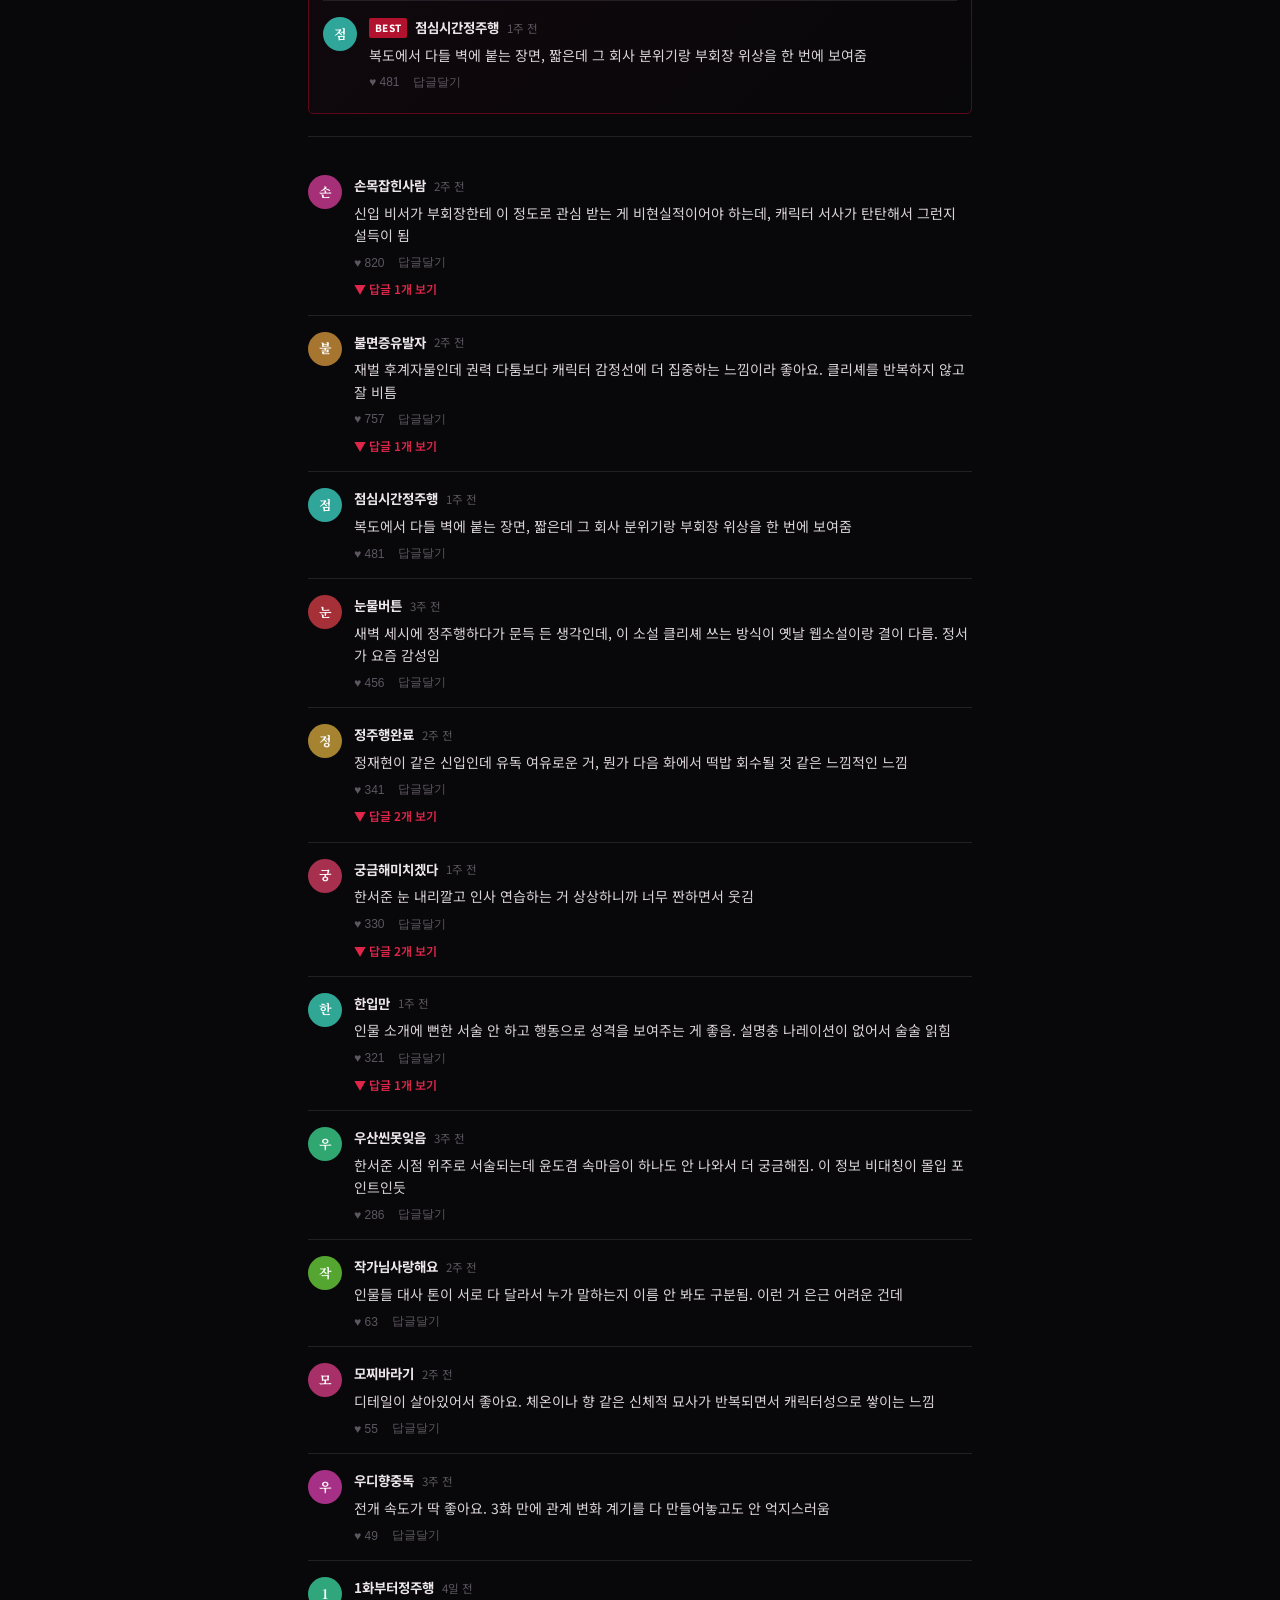
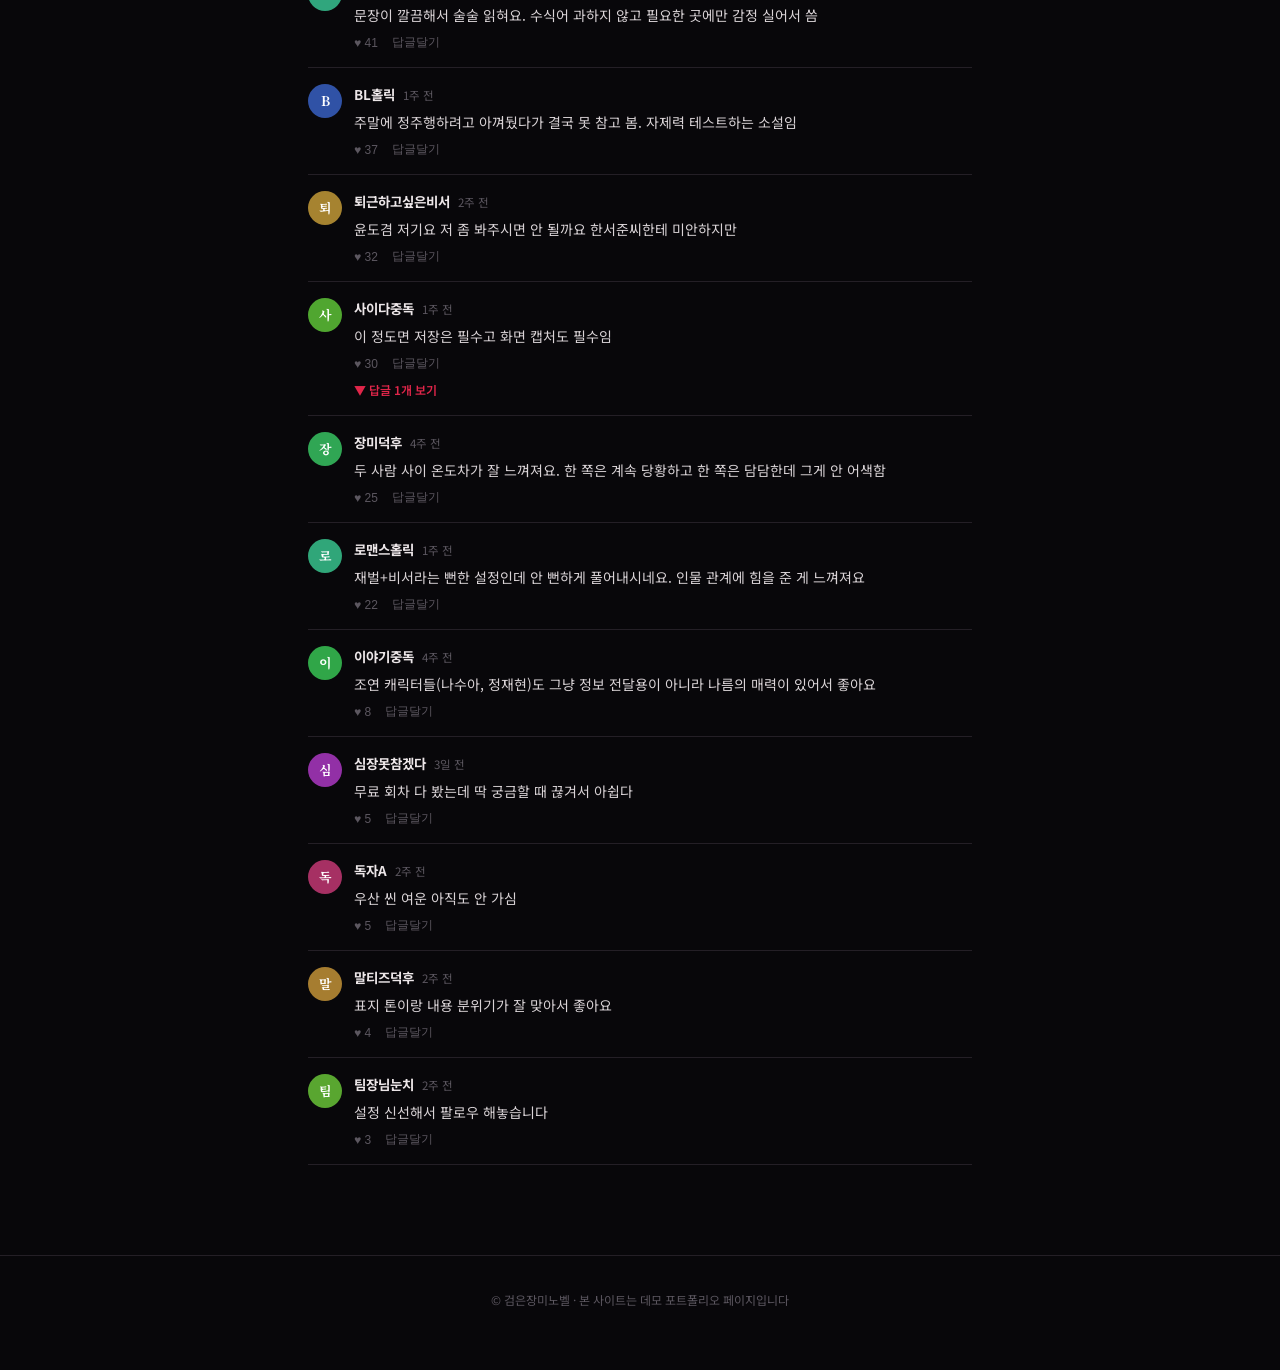
<file: ep1.html>
<!DOCTYPE html>
<html lang="ko">
<head>
<meta charset="UTF-8">
<meta name="viewport" content="width=device-width, initial-scale=1.0">
<title>1화. 신입 비서 - 검은 장미는 피를 사랑한다</title>
<link rel="stylesheet" href="style.css">
</head>
<body>

<div class="topbar">
  <a href="index.html" class="brand">검은장미<span>·</span>노벨</a>
  <nav><a href="index.html#chapters">회차</a></nav>
</div>

<div class="viewer-header">
  <a class="back" href="index.html#chapters">‹ 목록으로</a>
  <div class="eyebrow">무료 · 1화</div>
  <h1>신입 비서</h1>
  <div class="meta">2026.01.06 연재 · 검은 장미는 피를 사랑한다</div>
</div>

<div class="viewer-body">
<p>사람이 죽기 전엔 인생이 주마등처럼 스쳐 지나간다던데, 한서준은 지금 그 비슷한 걸 겪고 있었다. 다른 점이 있다면 죽기 직전이 아니라, DH그룹 본관 회전문 앞이라는 것.</p>

<p>“한서준. 정신 차려. 너 지금 문 앞에서 삼 분째 서 있어.”</p>

<p>휴대폰 너머 룸메이트 목소리가 타박하듯 울렸다. 한서준은 회전문에 비친 자기 얼굴을 보며 넥타이를 한 번 더 고쳐 맸다.</p>

<p>“나 진짜 여기 들어가도 되는 회사 맞아? 다시 확인해봐, 혹시 오배송 아니야?”</p>

<p>“합격 문자에 네 이름 세 번 확인했잖아. 됐고, 늦으면 그거대로 전설 되는 거니까 얼른 들어가.”</p>

<p>전화가 뚝 끊겼다. 한서준은 숨을 한 번 크게 들이쉬고 회전문 안으로 발을 밀어 넣었다.</p>

<p>경쟁률 팔백칠 대 일. 서류에서 한 번, 인적성에서 한 번, 삼 차 면접까지 세 번을 걸러내고 살아남은 숫자였다. 지방에서 올라와 고시원, 반지하를 전전하며 준비한 삼 년. 그 결과가 지금 이 삼십사 층짜리 유리 건물이라는 게, 아직도 남 얘기 같았다.</p>

<p>로비 안내 데스크에서 이름을 확인받고 엘리베이터 쪽으로 향하는데, 저만치서 한 여자가 손을 흔들며 다가왔다. 사원증에 걸린 목걸이 줄이 반짝, 눈에 띄었다.</p>

<p>“한서준 씨 맞죠? 저는 나수아예요. 비서실 삼 년 차고, 오늘부터 두 분 신입 교육 맡았어요.”</p>

<p>웃는 얼굴이 다행히 살벌하진 않았다. 오히려 표정에 여유가 넘쳐서, 그 여유가 조금은 옮아오는 기분이었다.</p>

<p>“긴장 많이 되죠? 다들 처음엔 그래요.”</p>

<p>“티 많이 나요?”</p>

<p>“얼굴이 지금 그… 곧 시험 성적표 받는 표정이라.”</p>

<p>그때 뒤에서 걸어오던 남자 하나가 나수아 옆에 나란히 섰다. 키가 크고 인상이 깔끔한, 어딘가 여유가 몸에 밴 사람이었다.</p>

<p>“이쪽은 오늘 같이 입사한 정재현 씨. 한서준 씨랑 동기예요.”</p>

<p>“정재현입니다. 저도 오늘 첫 출근이라 처지 똑같아요.”</p>

<p>먼저 손을 내밀며 웃는 얼굴이 태연했다. 같은 신입이라는 게 믿기지 않을 정도로.</p>

<p>“재현 씨는 안 떨려요?”</p>

<p>“떨리는데, 티 안 내는 연습을 했어요. 사회생활 스킬이죠.”</p>

<p>“그거 되게 부럽다…….”</p>

<p class="scene-break">◆ ◆ ◆</p>

<p>비서실로 향하는 복도는 예상보다 훨씬 조용했다. 나수아가 걸음을 늦추더니 목소리를 낮췄다.</p>

<p>“오늘은 두 분 다 오리엔테이션만 받을 거라 부회장님 마주칠 일은 없을 거예요. 그래도 미리 알아 두는 게 좋으니까.”</p>

<p>“부회장님이요?”</p>

<p>“윤도겸 부회장님. 스물아홉에 그 자리 앉으신 분. 능력은 두말할 필요 없는데, 그만큼 무서운 게 함정이에요.”</p>

<p>“……어느 정도로요?”</p>

<p>“실수 두 번 봐주는 거 본 적 없고, 사적인 이야기는 아예 안 받으시고, 인사드릴 때 눈은 살짝 내리는 게 국룰이에요.”</p>

<p>정재현이 미간을 슬쩍 좁혔다.</p>

<p>“그 정도면 거의 재난 대비 훈련 아니에요?”</p>

<p>“비슷해요. 저희끼리는 삼십사 층에 들어갈 때 등산 갈 때 마음가짐으로 들어간다고 하거든요.”</p>

<p>농담인지 진담인지 구분이 안 가는 톤이었다. 한서준은 속으로 조용히 마음을 다잡았다. 눈 내리깔기, 불필요한 말 하지 않기. 오늘부터 그게 생존 수칙이었다.</p>

<p class="scene-break">◆ ◆ ◆</p>

<p>오리엔테이션이 끝나갈 무렵, 복도 저편에서 사람들이 일제히 벽 쪽으로 붙는 게 보였다. 마치 미리 짜기라도 한 듯한 동작이었다.</p>

<p>“……저건 무슨 훈련이에요?”</p>

<p>나수아가 대답 대신 팔을 붙잡아 세웠다. 시선으로 복도 끝을 가리켰다.</p>

<p>검은 슈트, 흐트러짐 없는 걸음. 그 사람이 지나가는 자리마다 공기가 알아서 갈라지는 것 같았다. 얼굴은 아직 멀어서 잘 안 보였지만, 존재감 하나만으로 복도 온도가 두어 칸은 내려간 느낌이었다.</p>

<p>“윤도겸 부회장님이세요.”</p>

<p>한서준은 저도 모르게 숨을 죽였다. 스쳐 지나가듯, 그 시선이 아주 잠깐 이쪽을 향했다가 사라졌다. 별거 아닌 순간이었다.</p>

<p>그런데 그 잠깐이, 이상하게 오래 눈에 박혔다.</p>

<p>“저희 알아보셨을까요?”</p>

<p>“글쎄요. 저분이 신입한테 눈길 주는 거, 삼 년 있으면서 한 번도 못 봤는데.”</p>

<p>나수아는 아무 생각 없이 웃으며 넘겼지만, 한서준은 그 말이 묘하게 마음에 걸렸다.</p>

<p>그날 밤, 좁은 원룸 침대에 누운 한서준은 룸메이트에게 메시지를 보냈다.</p>

<p>[오늘 부회장님 봤는데 그냥 스쳐 지나갔는데도 심장이 벌렁거림 이거 뭐임]</p>

<p>[그거 첫 출근 긴장이지 뭐긴 뭐야 ㅋㅋ]</p>

<p>답장을 보며 한서준도 그렇게 믿기로 했다. 그저 긴장이라고. 아무 의미 없는 눈맞춤 하나에 이렇게까지 신경 쓸 이유는 없었으니까.</p>

<p>그날은, 정말 그렇게만 생각했다.</p>
</div>

<div class="viewer-nav">
  <span>‹ 이전화 없음</span>
  <a href="ep2.html">다음화 ›</a>
</div>

<div class="comments-block">
  <div class="thorn-divider">
    <span class="line"></span>
    <svg width="18" height="12" viewBox="0 0 22 14" fill="none"><path d="M1 7C5 2 9 12 13 7C15 4.5 17 4.5 21 7" stroke="currentColor" stroke-width="1.3"/></svg>
    <span class="line"></span>
  </div>
  <h3>댓글</h3>
  <div id="cmtRoot"></div>
</div>

<script src="comments.js"></script>
<script>
  initCommentSection('cmtRoot', { seed: 101, count: 22, epLabel: '1화' });
</script>

<footer>© 검은장미노벨 · 본 사이트는 데모 포트폴리오 페이지입니다</footer>

</body>
</html>
</file>
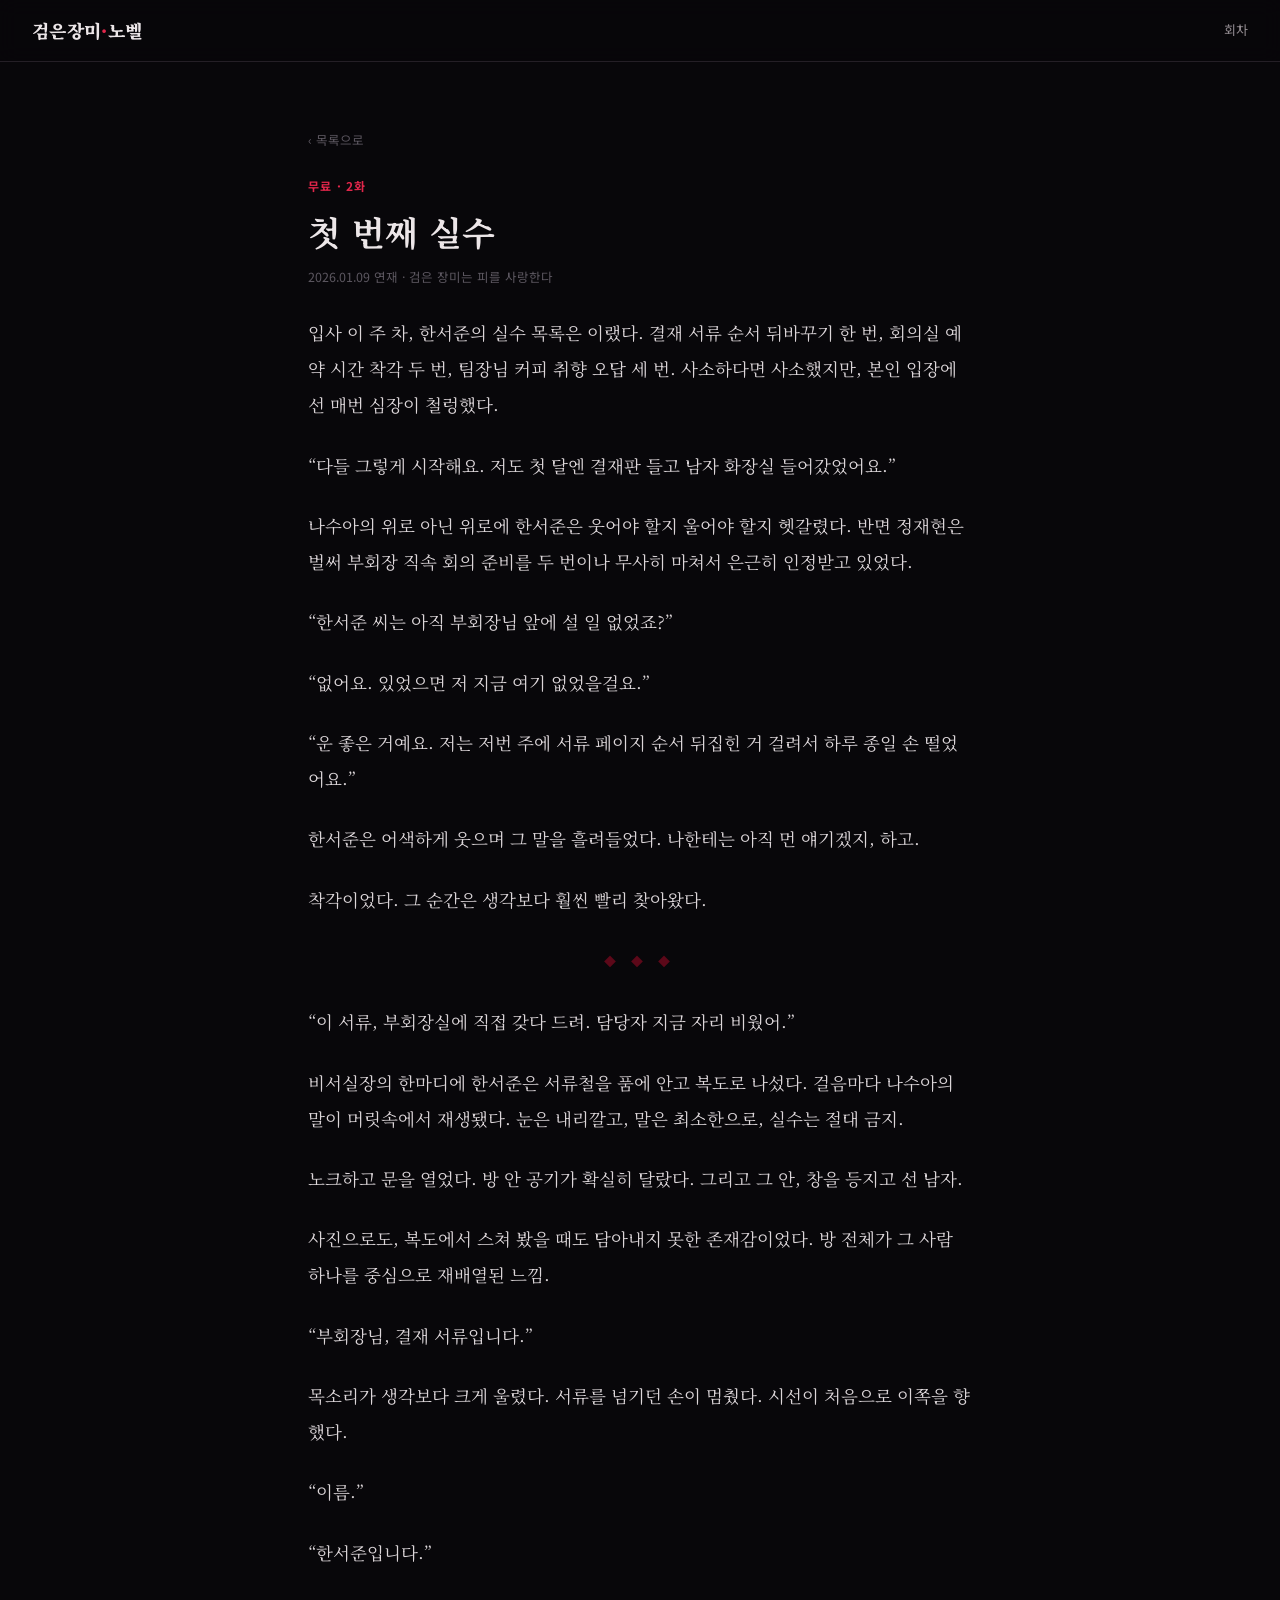
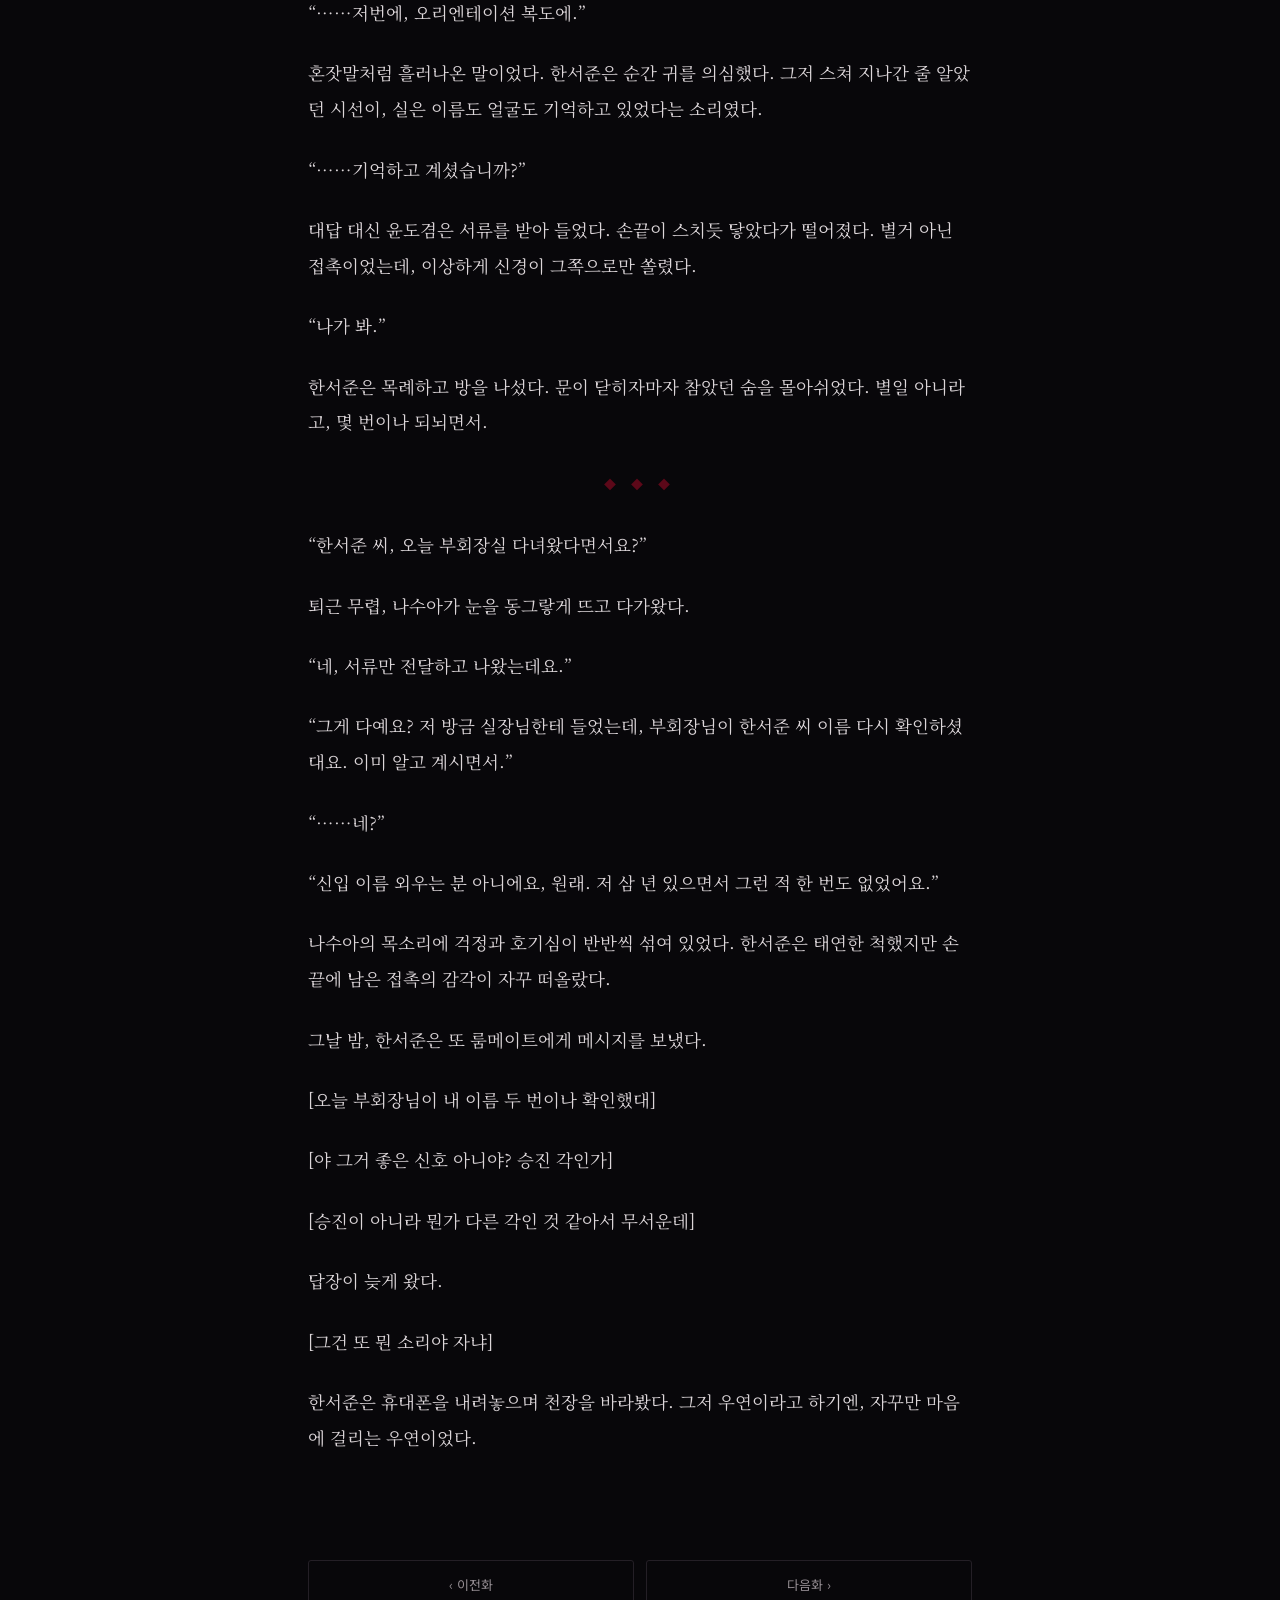
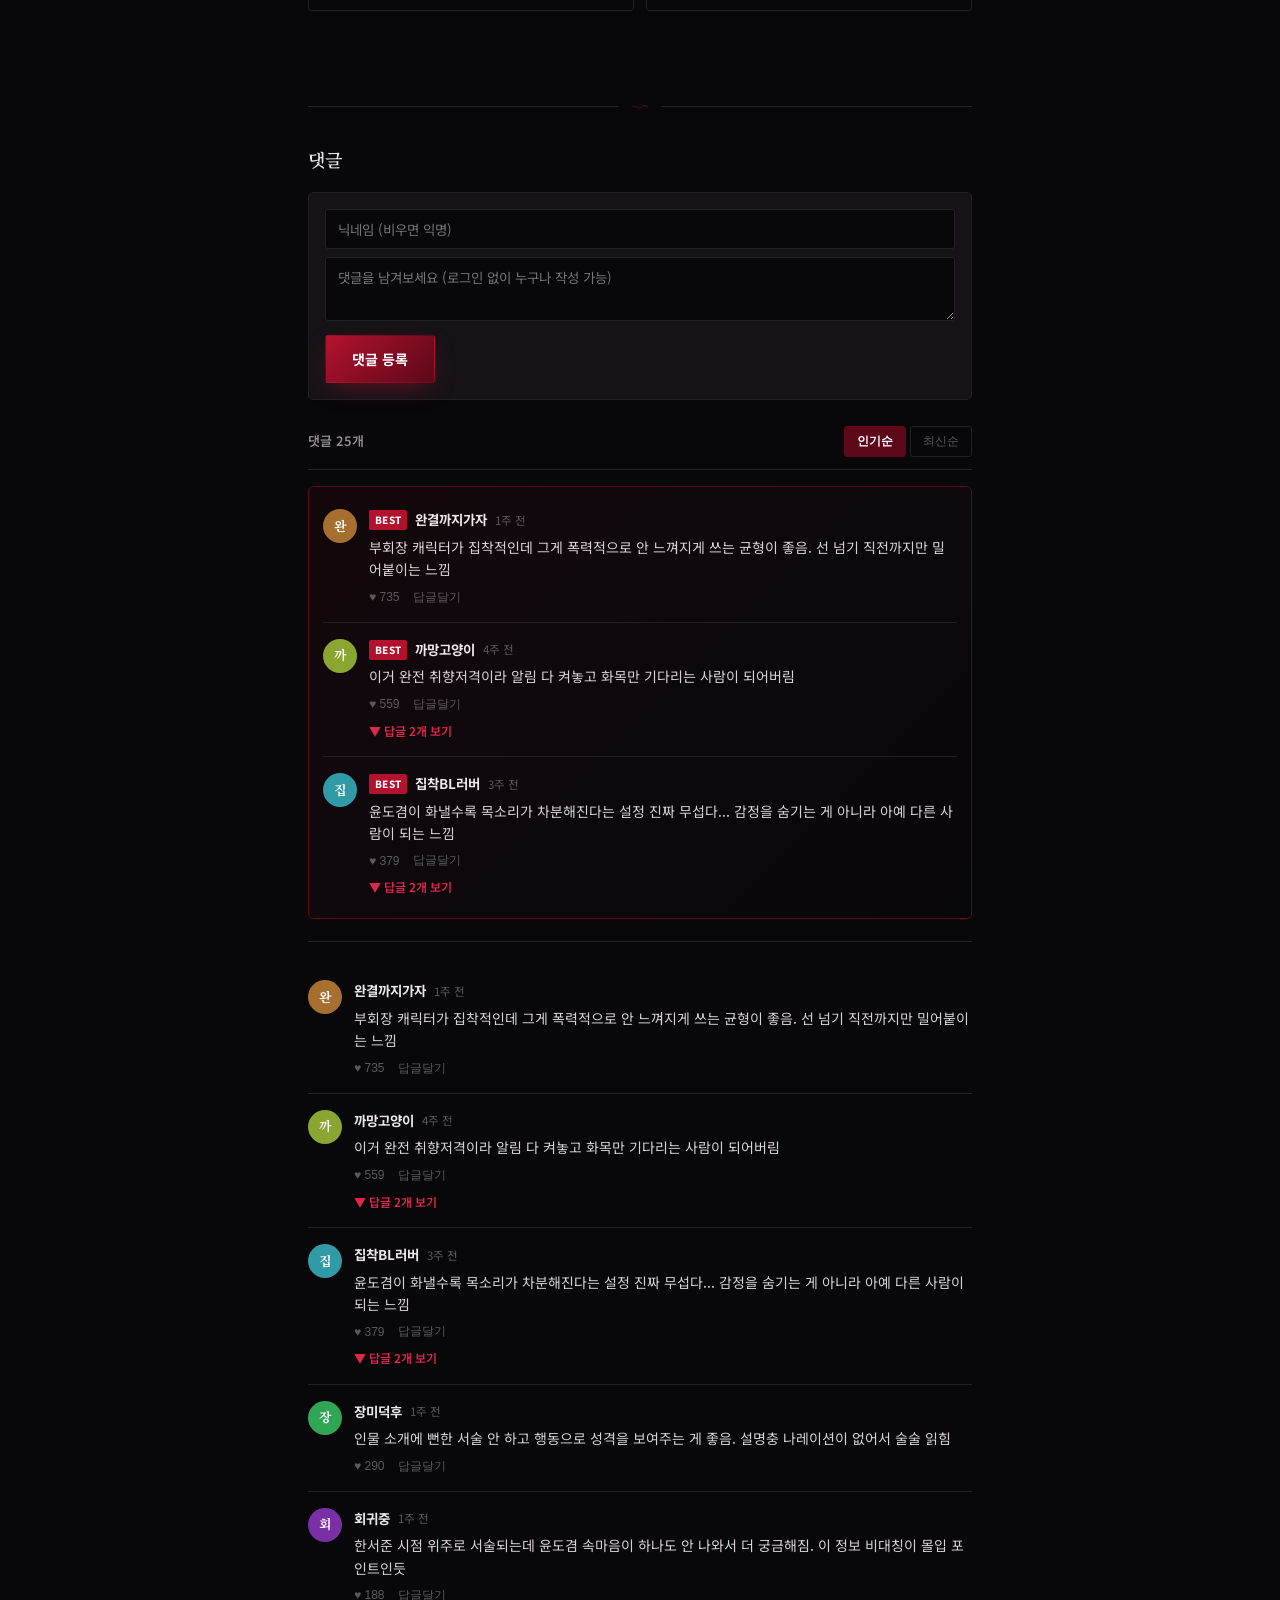
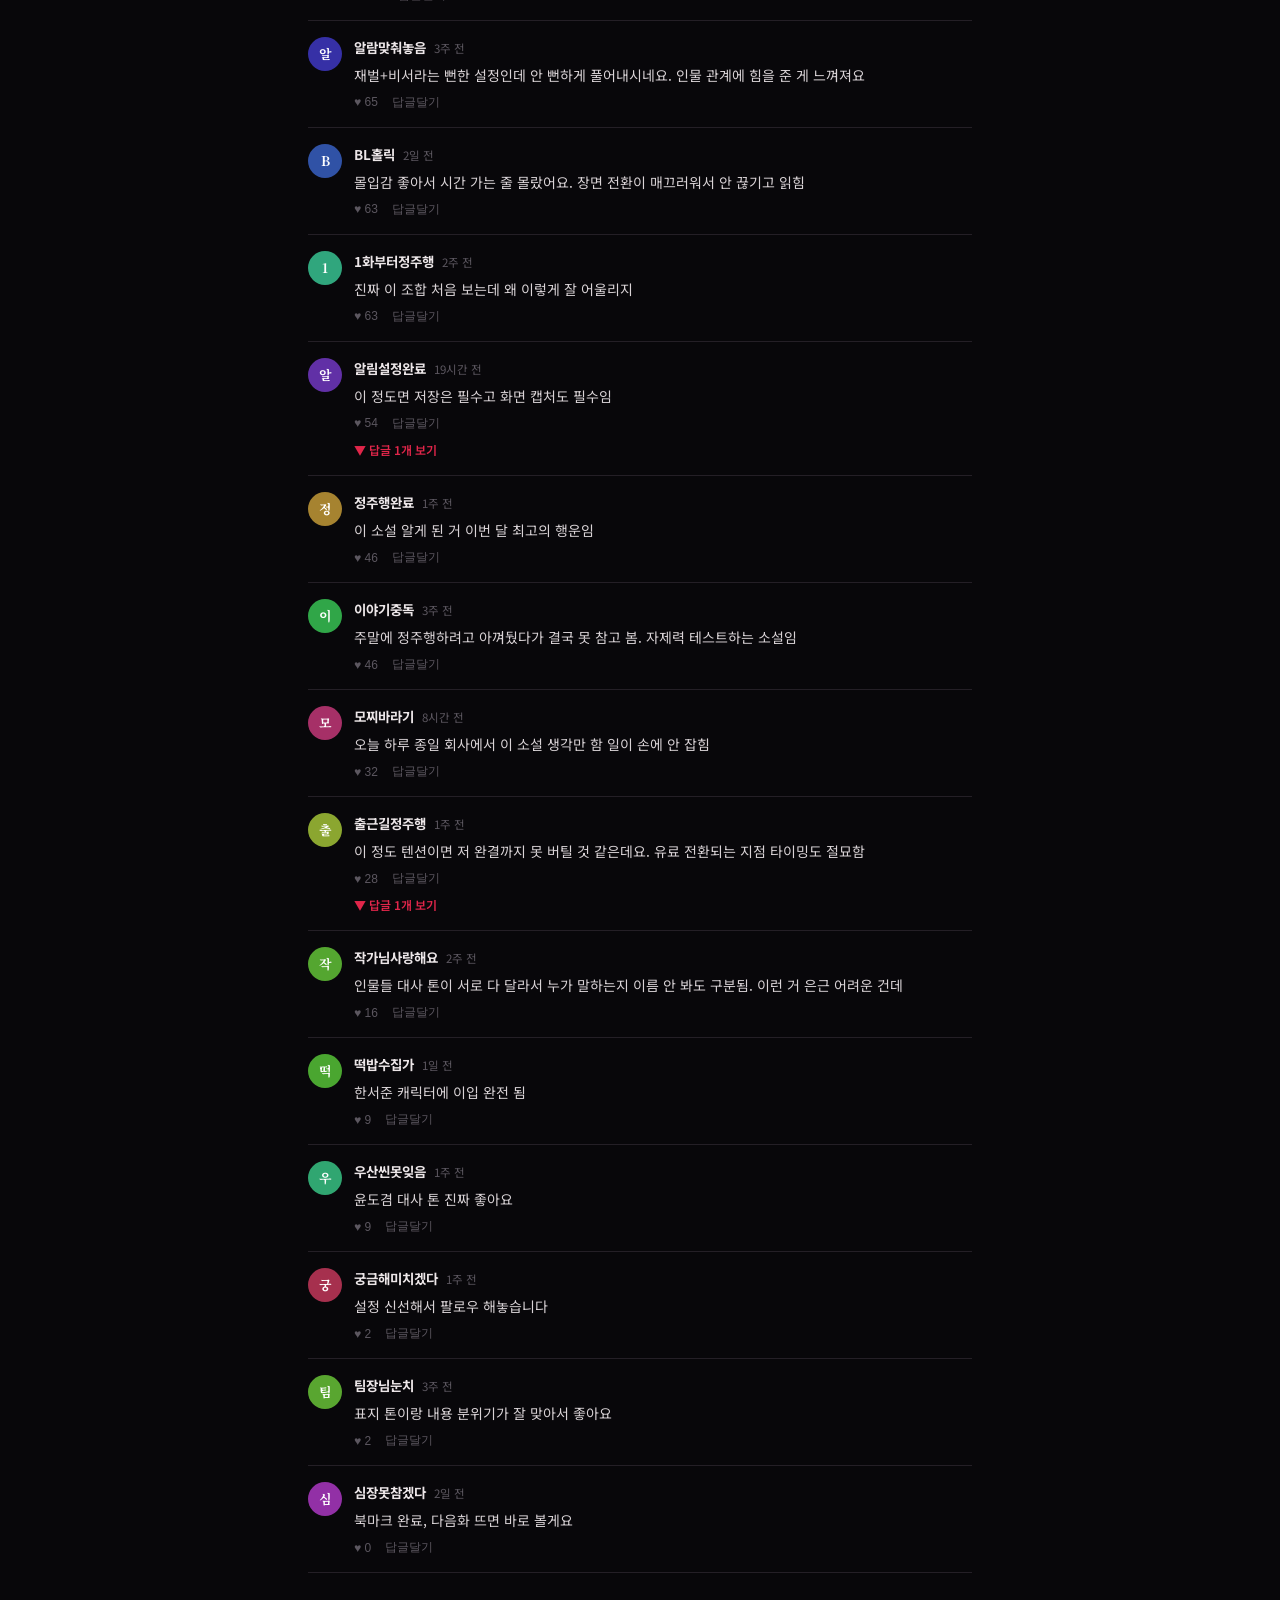
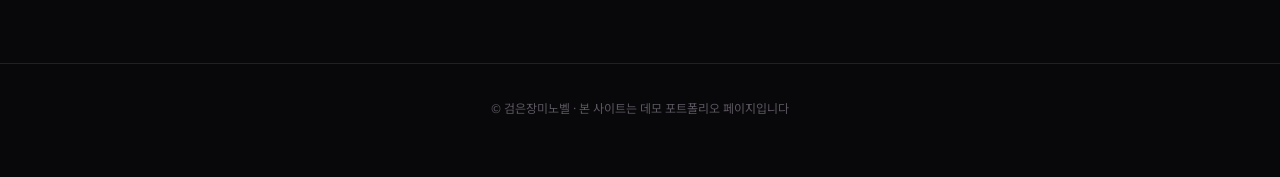
<file: ep2.html>
<!DOCTYPE html>
<html lang="ko">
<head>
<meta charset="UTF-8">
<meta name="viewport" content="width=device-width, initial-scale=1.0">
<title>2화. 첫 번째 실수 - 검은 장미는 피를 사랑한다</title>
<link rel="stylesheet" href="style.css">
</head>
<body>

<div class="topbar">
  <a href="index.html" class="brand">검은장미<span>·</span>노벨</a>
  <nav><a href="index.html#chapters">회차</a></nav>
</div>

<div class="viewer-header">
  <a class="back" href="index.html#chapters">‹ 목록으로</a>
  <div class="eyebrow">무료 · 2화</div>
  <h1>첫 번째 실수</h1>
  <div class="meta">2026.01.09 연재 · 검은 장미는 피를 사랑한다</div>
</div>

<div class="viewer-body">
<p>입사 이 주 차, 한서준의 실수 목록은 이랬다. 결재 서류 순서 뒤바꾸기 한 번, 회의실 예약 시간 착각 두 번, 팀장님 커피 취향 오답 세 번. 사소하다면 사소했지만, 본인 입장에선 매번 심장이 철렁했다.</p>

<p>“다들 그렇게 시작해요. 저도 첫 달엔 결재판 들고 남자 화장실 들어갔었어요.”</p>

<p>나수아의 위로 아닌 위로에 한서준은 웃어야 할지 울어야 할지 헷갈렸다. 반면 정재현은 벌써 부회장 직속 회의 준비를 두 번이나 무사히 마쳐서 은근히 인정받고 있었다.</p>

<p>“한서준 씨는 아직 부회장님 앞에 설 일 없었죠?”</p>

<p>“없어요. 있었으면 저 지금 여기 없었을걸요.”</p>

<p>“운 좋은 거예요. 저는 저번 주에 서류 페이지 순서 뒤집힌 거 걸려서 하루 종일 손 떨었어요.”</p>

<p>한서준은 어색하게 웃으며 그 말을 흘려들었다. 나한테는 아직 먼 얘기겠지, 하고.</p>

<p>착각이었다. 그 순간은 생각보다 훨씬 빨리 찾아왔다.</p>

<p class="scene-break">◆ ◆ ◆</p>

<p>“이 서류, 부회장실에 직접 갖다 드려. 담당자 지금 자리 비웠어.”</p>

<p>비서실장의 한마디에 한서준은 서류철을 품에 안고 복도로 나섰다. 걸음마다 나수아의 말이 머릿속에서 재생됐다. 눈은 내리깔고, 말은 최소한으로, 실수는 절대 금지.</p>

<p>노크하고 문을 열었다. 방 안 공기가 확실히 달랐다. 그리고 그 안, 창을 등지고 선 남자.</p>

<p>사진으로도, 복도에서 스쳐 봤을 때도 담아내지 못한 존재감이었다. 방 전체가 그 사람 하나를 중심으로 재배열된 느낌.</p>

<p>“부회장님, 결재 서류입니다.”</p>

<p>목소리가 생각보다 크게 울렸다. 서류를 넘기던 손이 멈췄다. 시선이 처음으로 이쪽을 향했다.</p>

<p>“이름.”</p>

<p>“한서준입니다.”</p>

<p>“……저번에, 오리엔테이션 복도에.”</p>

<p>혼잣말처럼 흘러나온 말이었다. 한서준은 순간 귀를 의심했다. 그저 스쳐 지나간 줄 알았던 시선이, 실은 이름도 얼굴도 기억하고 있었다는 소리였다.</p>

<p>“……기억하고 계셨습니까?”</p>

<p>대답 대신 윤도겸은 서류를 받아 들었다. 손끝이 스치듯 닿았다가 떨어졌다. 별거 아닌 접촉이었는데, 이상하게 신경이 그쪽으로만 쏠렸다.</p>

<p>“나가 봐.”</p>

<p>한서준은 목례하고 방을 나섰다. 문이 닫히자마자 참았던 숨을 몰아쉬었다. 별일 아니라고, 몇 번이나 되뇌면서.</p>

<p class="scene-break">◆ ◆ ◆</p>

<p>“한서준 씨, 오늘 부회장실 다녀왔다면서요?”</p>

<p>퇴근 무렵, 나수아가 눈을 동그랗게 뜨고 다가왔다.</p>

<p>“네, 서류만 전달하고 나왔는데요.”</p>

<p>“그게 다예요? 저 방금 실장님한테 들었는데, 부회장님이 한서준 씨 이름 다시 확인하셨대요. 이미 알고 계시면서.”</p>

<p>“……네?”</p>

<p>“신입 이름 외우는 분 아니에요, 원래. 저 삼 년 있으면서 그런 적 한 번도 없었어요.”</p>

<p>나수아의 목소리에 걱정과 호기심이 반반씩 섞여 있었다. 한서준은 태연한 척했지만 손끝에 남은 접촉의 감각이 자꾸 떠올랐다.</p>

<p>그날 밤, 한서준은 또 룸메이트에게 메시지를 보냈다.</p>

<p>[오늘 부회장님이 내 이름 두 번이나 확인했대]</p>

<p>[야 그거 좋은 신호 아니야? 승진 각인가]</p>

<p>[승진이 아니라 뭔가 다른 각인 것 같아서 무서운데]</p>

<p>답장이 늦게 왔다.</p>

<p>[그건 또 뭔 소리야 자냐]</p>

<p>한서준은 휴대폰을 내려놓으며 천장을 바라봤다. 그저 우연이라고 하기엔, 자꾸만 마음에 걸리는 우연이었다.</p>
</div>

<div class="viewer-nav">
  <a href="ep1.html">‹ 이전화</a>
  <a href="ep3.html">다음화 ›</a>
</div>

<div class="comments-block">
  <div class="thorn-divider">
    <span class="line"></span>
    <svg width="18" height="12" viewBox="0 0 22 14" fill="none"><path d="M1 7C5 2 9 12 13 7C15 4.5 17 4.5 21 7" stroke="currentColor" stroke-width="1.3"/></svg>
    <span class="line"></span>
  </div>
  <h3>댓글</h3>
  <div id="cmtRoot"></div>
</div>

<script src="comments.js"></script>
<script>
  initCommentSection('cmtRoot', { seed: 102, count: 19, epLabel: '2화' });
</script>

<footer>© 검은장미노벨 · 본 사이트는 데모 포트폴리오 페이지입니다</footer>

</body>
</html>
</file>
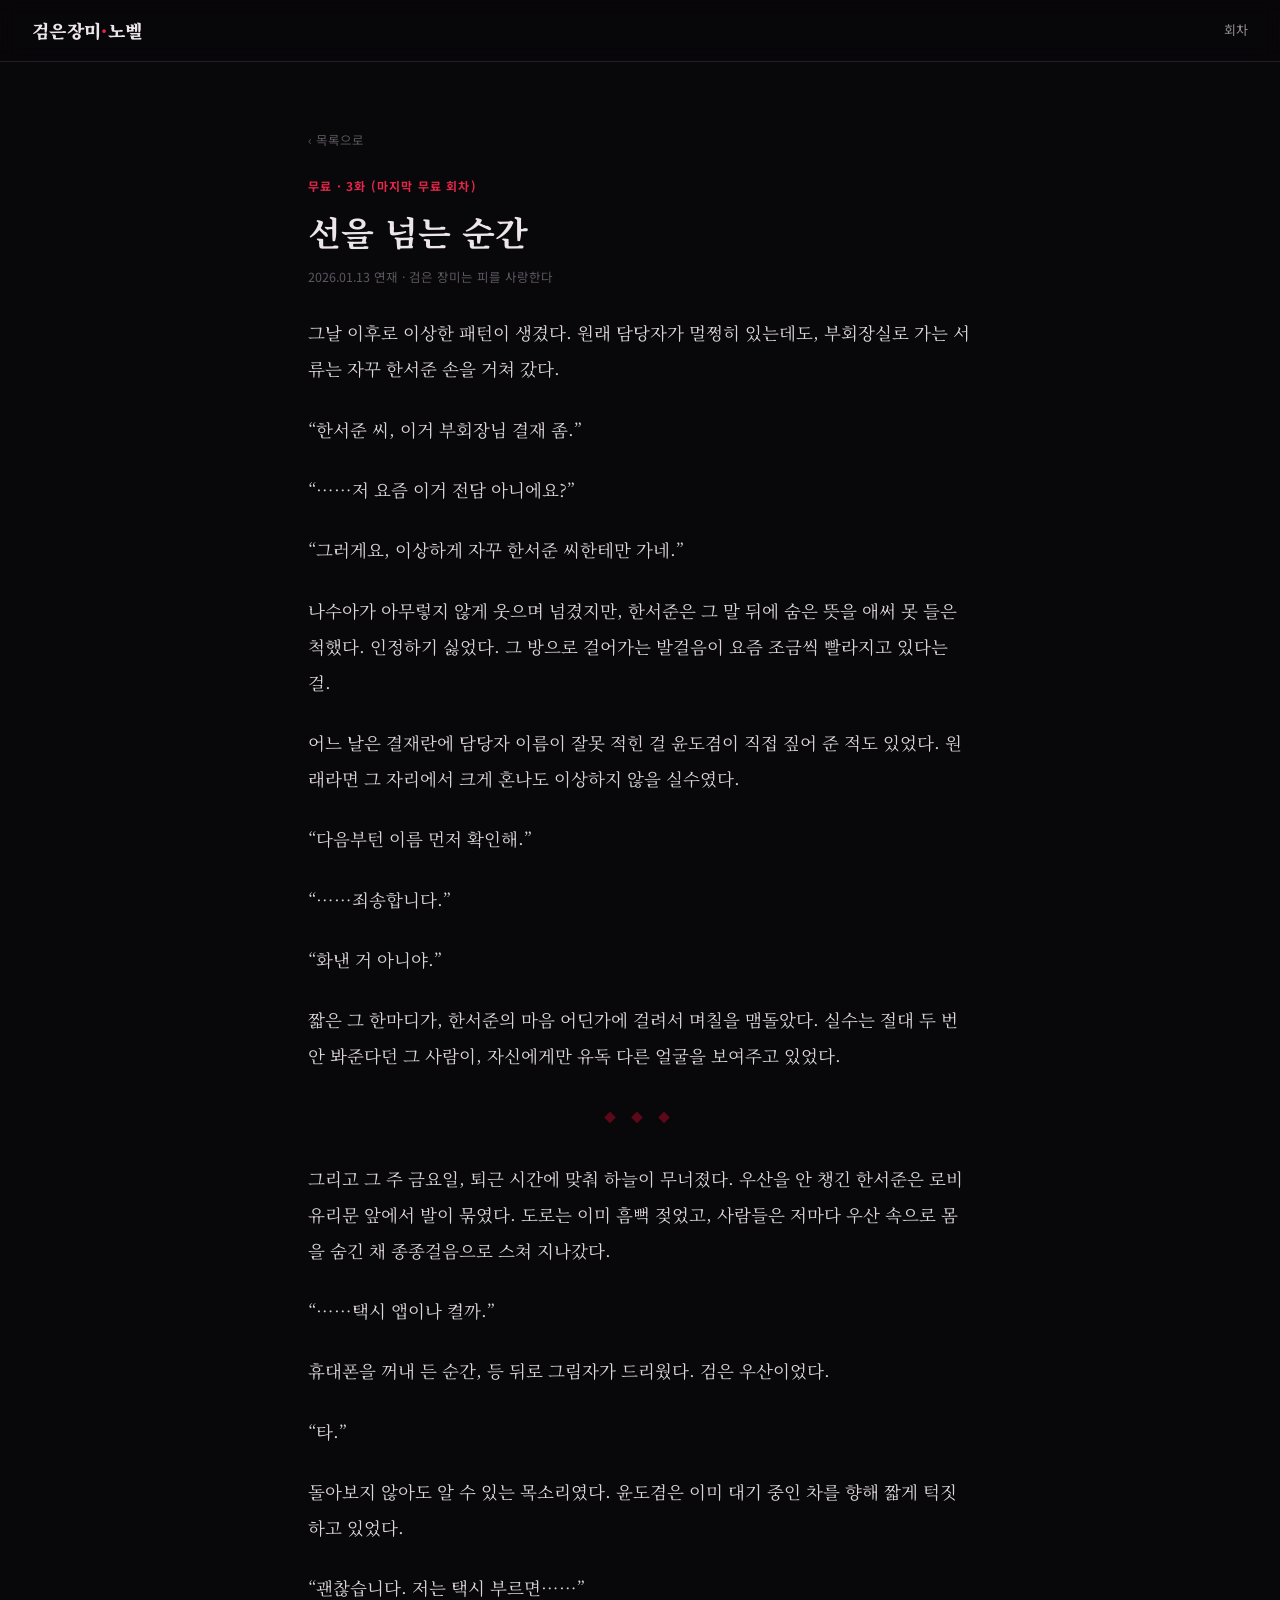
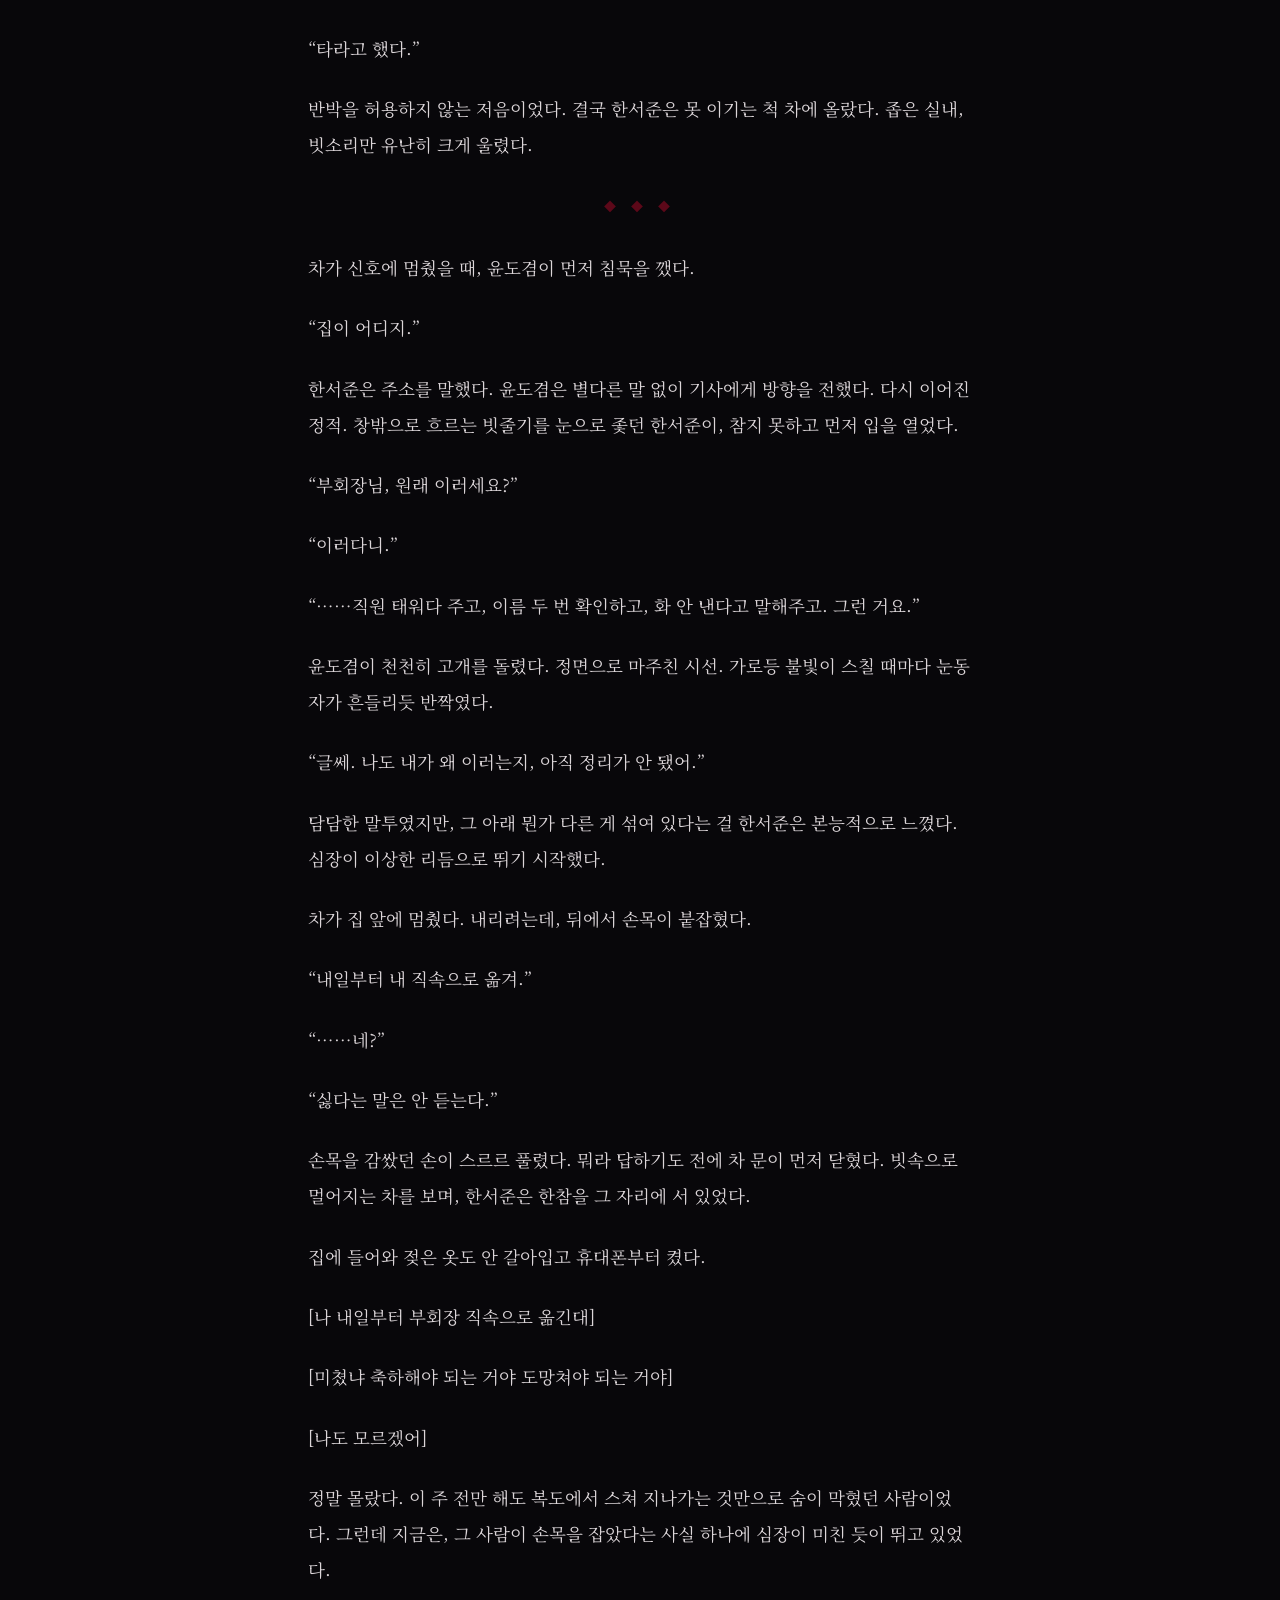
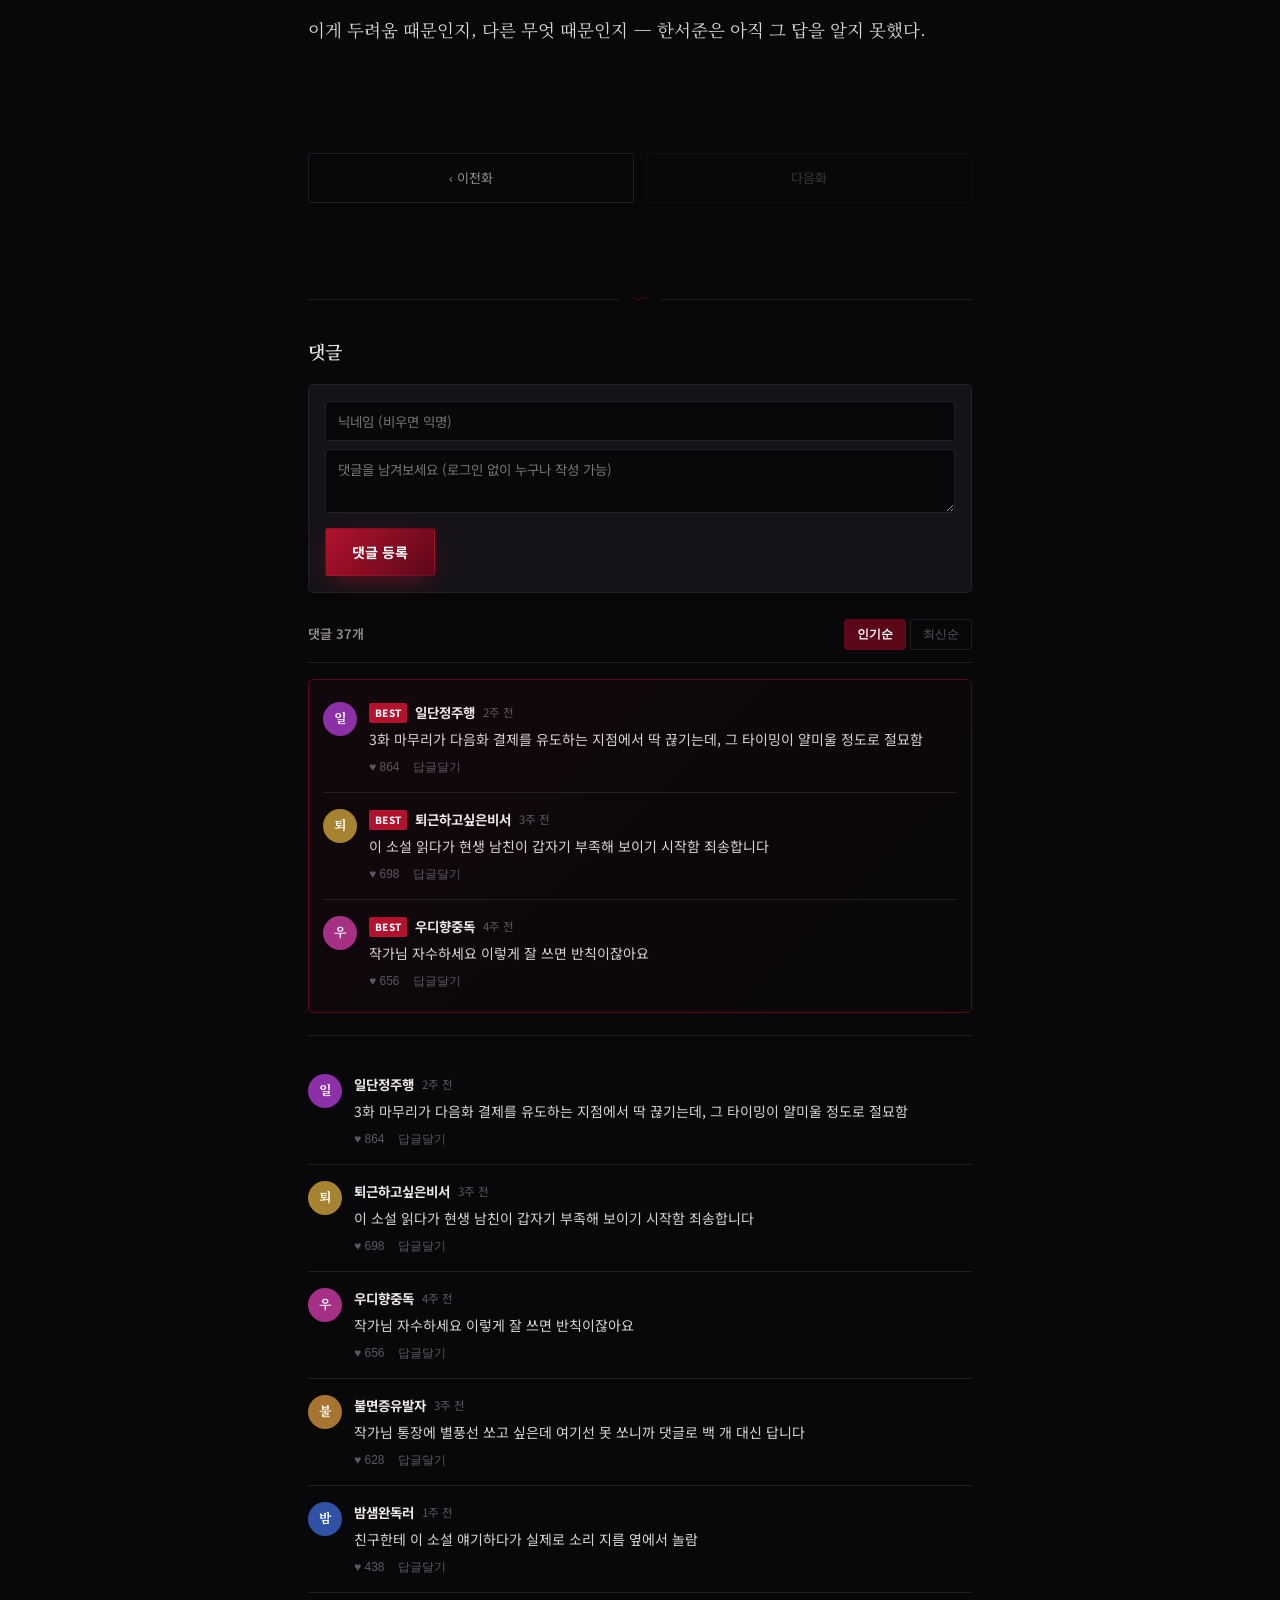
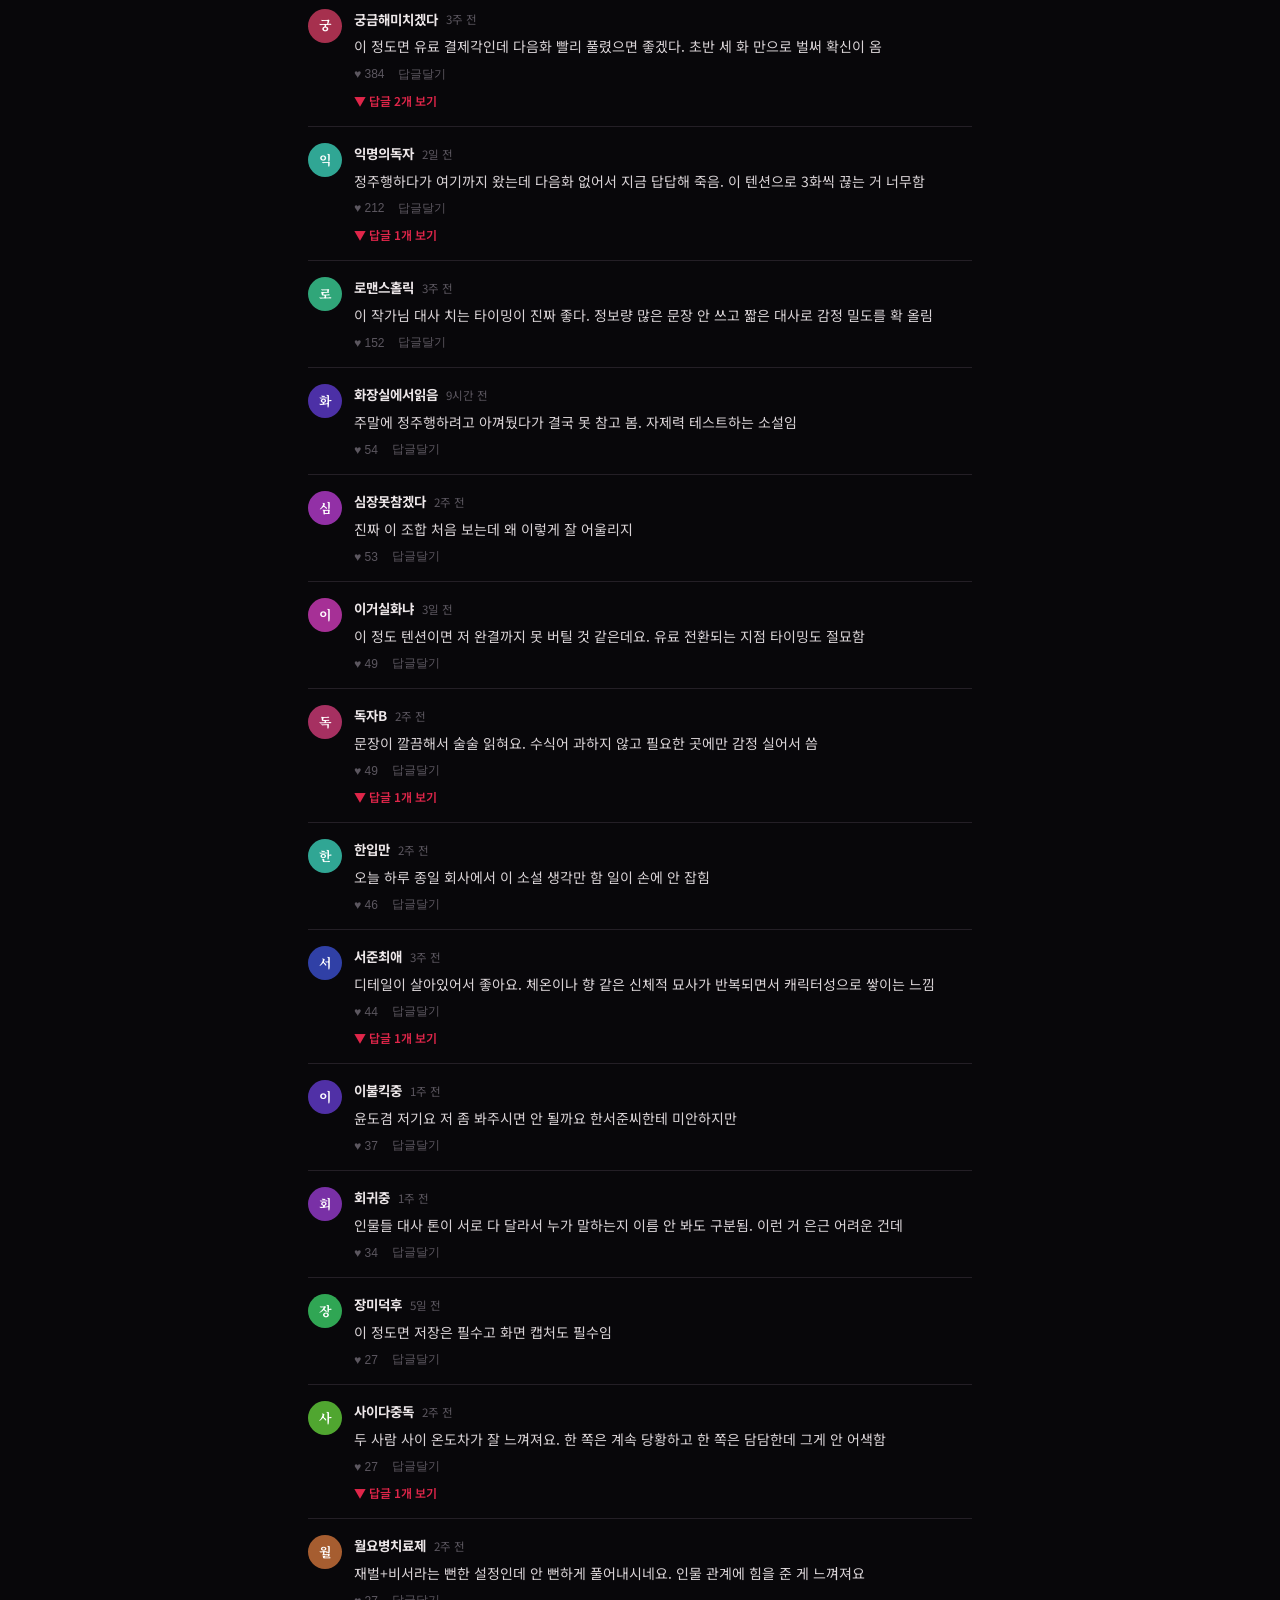
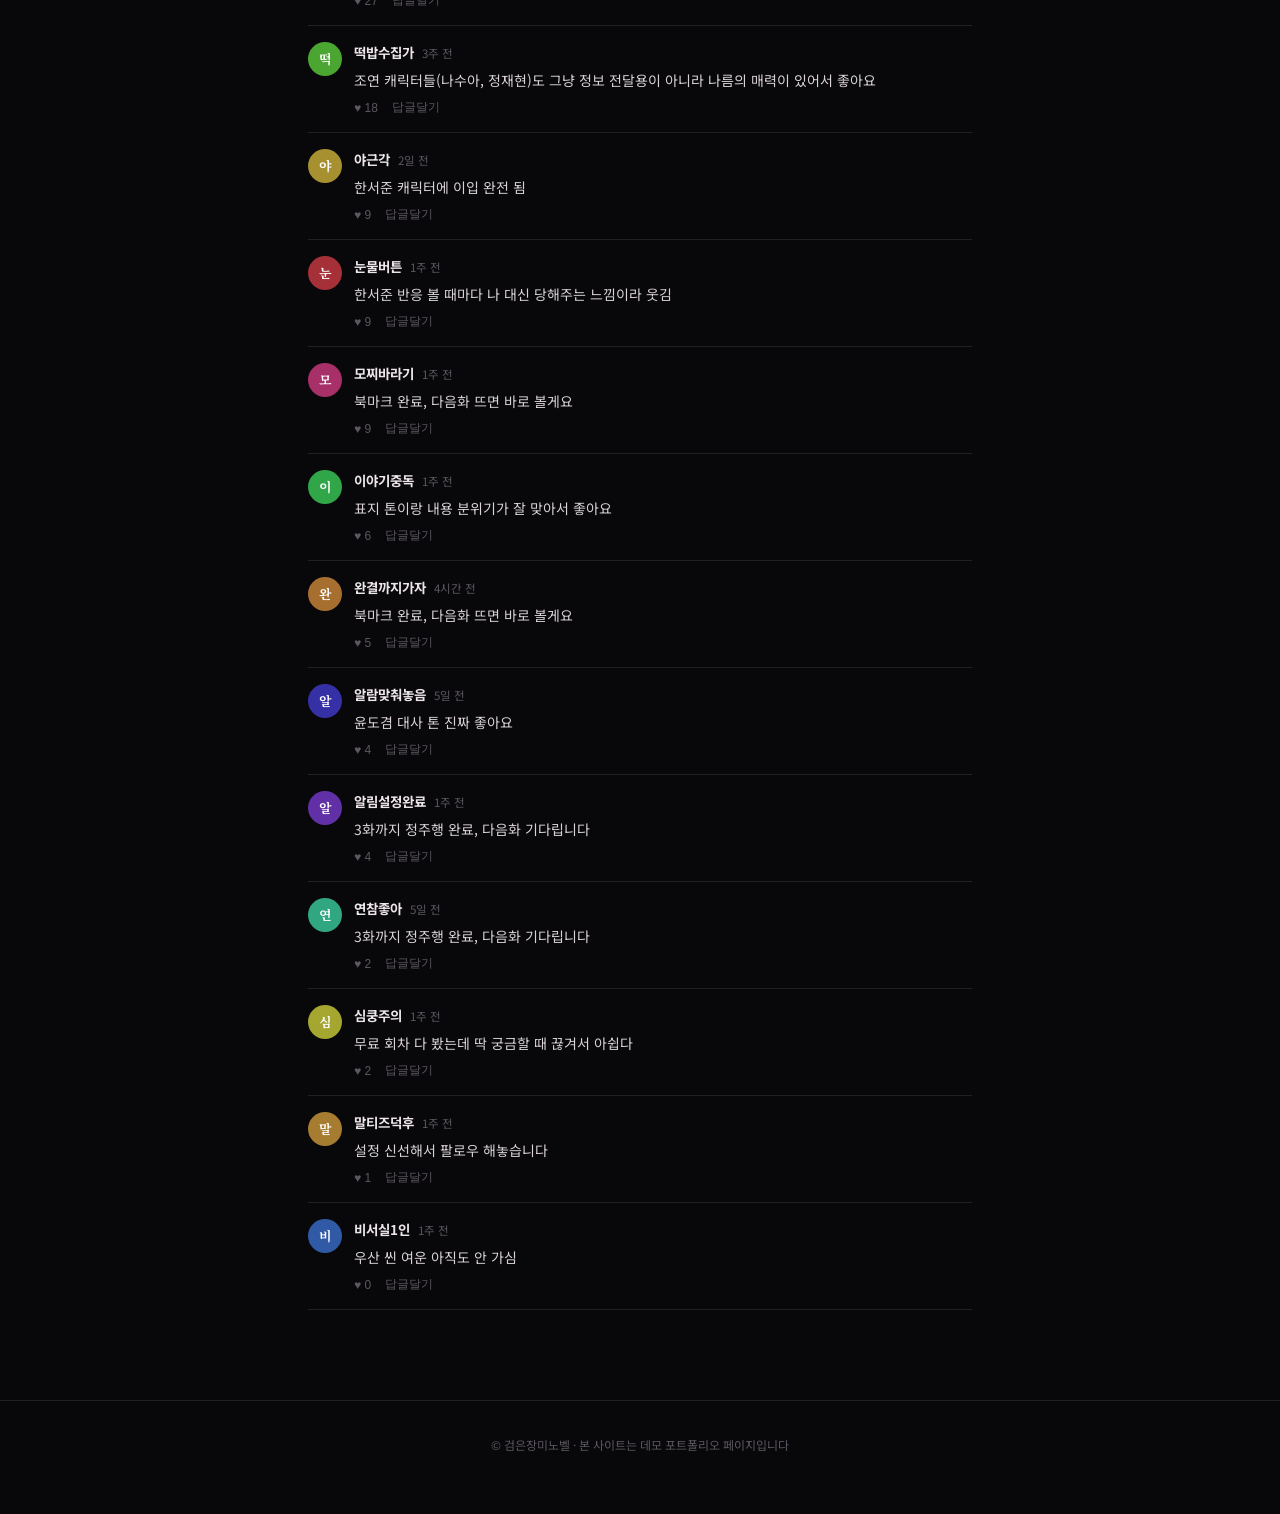
<file: ep3.html>
<!DOCTYPE html>
<html lang="ko">
<head>
<meta charset="UTF-8">
<meta name="viewport" content="width=device-width, initial-scale=1.0">
<title>3화. 선을 넘는 순간 - 검은 장미는 피를 사랑한다</title>
<link rel="stylesheet" href="style.css">
</head>
<body>

<div class="topbar">
  <a href="index.html" class="brand">검은장미<span>·</span>노벨</a>
  <nav><a href="index.html#chapters">회차</a></nav>
</div>

<div class="viewer-header">
  <a class="back" href="index.html#chapters">‹ 목록으로</a>
  <div class="eyebrow">무료 · 3화 (마지막 무료 회차)</div>
  <h1>선을 넘는 순간</h1>
  <div class="meta">2026.01.13 연재 · 검은 장미는 피를 사랑한다</div>
</div>

<div class="viewer-body">
<p>그날 이후로 이상한 패턴이 생겼다. 원래 담당자가 멀쩡히 있는데도, 부회장실로 가는 서류는 자꾸 한서준 손을 거쳐 갔다.</p>

<p>“한서준 씨, 이거 부회장님 결재 좀.”</p>

<p>“……저 요즘 이거 전담 아니에요?”</p>

<p>“그러게요, 이상하게 자꾸 한서준 씨한테만 가네.”</p>

<p>나수아가 아무렇지 않게 웃으며 넘겼지만, 한서준은 그 말 뒤에 숨은 뜻을 애써 못 들은 척했다. 인정하기 싫었다. 그 방으로 걸어가는 발걸음이 요즘 조금씩 빨라지고 있다는 걸.</p>

<p>어느 날은 결재란에 담당자 이름이 잘못 적힌 걸 윤도겸이 직접 짚어 준 적도 있었다. 원래라면 그 자리에서 크게 혼나도 이상하지 않을 실수였다.</p>

<p>“다음부턴 이름 먼저 확인해.”</p>

<p>“……죄송합니다.”</p>

<p>“화낸 거 아니야.”</p>

<p>짧은 그 한마디가, 한서준의 마음 어딘가에 걸려서 며칠을 맴돌았다. 실수는 절대 두 번 안 봐준다던 그 사람이, 자신에게만 유독 다른 얼굴을 보여주고 있었다.</p>

<p class="scene-break">◆ ◆ ◆</p>

<p>그리고 그 주 금요일, 퇴근 시간에 맞춰 하늘이 무너졌다. 우산을 안 챙긴 한서준은 로비 유리문 앞에서 발이 묶였다. 도로는 이미 흠뻑 젖었고, 사람들은 저마다 우산 속으로 몸을 숨긴 채 종종걸음으로 스쳐 지나갔다.</p>

<p>“……택시 앱이나 켤까.”</p>

<p>휴대폰을 꺼내 든 순간, 등 뒤로 그림자가 드리웠다. 검은 우산이었다.</p>

<p>“타.”</p>

<p>돌아보지 않아도 알 수 있는 목소리였다. 윤도겸은 이미 대기 중인 차를 향해 짧게 턱짓하고 있었다.</p>

<p>“괜찮습니다. 저는 택시 부르면……”</p>

<p>“타라고 했다.”</p>

<p>반박을 허용하지 않는 저음이었다. 결국 한서준은 못 이기는 척 차에 올랐다. 좁은 실내, 빗소리만 유난히 크게 울렸다.</p>

<p class="scene-break">◆ ◆ ◆</p>

<p>차가 신호에 멈췄을 때, 윤도겸이 먼저 침묵을 깼다.</p>

<p>“집이 어디지.”</p>

<p>한서준은 주소를 말했다. 윤도겸은 별다른 말 없이 기사에게 방향을 전했다. 다시 이어진 정적. 창밖으로 흐르는 빗줄기를 눈으로 좇던 한서준이, 참지 못하고 먼저 입을 열었다.</p>

<p>“부회장님, 원래 이러세요?”</p>

<p>“이러다니.”</p>

<p>“……직원 태워다 주고, 이름 두 번 확인하고, 화 안 낸다고 말해주고. 그런 거요.”</p>

<p>윤도겸이 천천히 고개를 돌렸다. 정면으로 마주친 시선. 가로등 불빛이 스칠 때마다 눈동자가 흔들리듯 반짝였다.</p>

<p>“글쎄. 나도 내가 왜 이러는지, 아직 정리가 안 됐어.”</p>

<p>담담한 말투였지만, 그 아래 뭔가 다른 게 섞여 있다는 걸 한서준은 본능적으로 느꼈다. 심장이 이상한 리듬으로 뛰기 시작했다.</p>

<p>차가 집 앞에 멈췄다. 내리려는데, 뒤에서 손목이 붙잡혔다.</p>

<p>“내일부터 내 직속으로 옮겨.”</p>

<p>“……네?”</p>

<p>“싫다는 말은 안 듣는다.”</p>

<p>손목을 감쌌던 손이 스르르 풀렸다. 뭐라 답하기도 전에 차 문이 먼저 닫혔다. 빗속으로 멀어지는 차를 보며, 한서준은 한참을 그 자리에 서 있었다.</p>

<p>집에 들어와 젖은 옷도 안 갈아입고 휴대폰부터 켰다.</p>

<p>[나 내일부터 부회장 직속으로 옮긴대]</p>

<p>[미쳤냐 축하해야 되는 거야 도망쳐야 되는 거야]</p>

<p>[나도 모르겠어]</p>

<p>정말 몰랐다. 이 주 전만 해도 복도에서 스쳐 지나가는 것만으로 숨이 막혔던 사람이었다. 그런데 지금은, 그 사람이 손목을 잡았다는 사실 하나에 심장이 미친 듯이 뛰고 있었다.</p>

<p>이게 두려움 때문인지, 다른 무엇 때문인지 — 한서준은 아직 그 답을 알지 못했다.</p>
</div>

<div class="viewer-nav">
  <a href="ep2.html">‹ 이전화</a>
  <span>다음화</span>
</div>

<div class="comments-block">
  <div class="thorn-divider">
    <span class="line"></span>
    <svg width="18" height="12" viewBox="0 0 22 14" fill="none"><path d="M1 7C5 2 9 12 13 7C15 4.5 17 4.5 21 7" stroke="currentColor" stroke-width="1.3"/></svg>
    <span class="line"></span>
  </div>
  <h3>댓글</h3>
  <div id="cmtRoot"></div>
</div>

<script src="comments.js"></script>
<script>
  initCommentSection('cmtRoot', { seed: 103, count: 31, epLabel: '3화' });
</script>

<footer>© 검은장미노벨 · 본 사이트는 데모 포트폴리오 페이지입니다</footer>

</body>
</html>
</file>
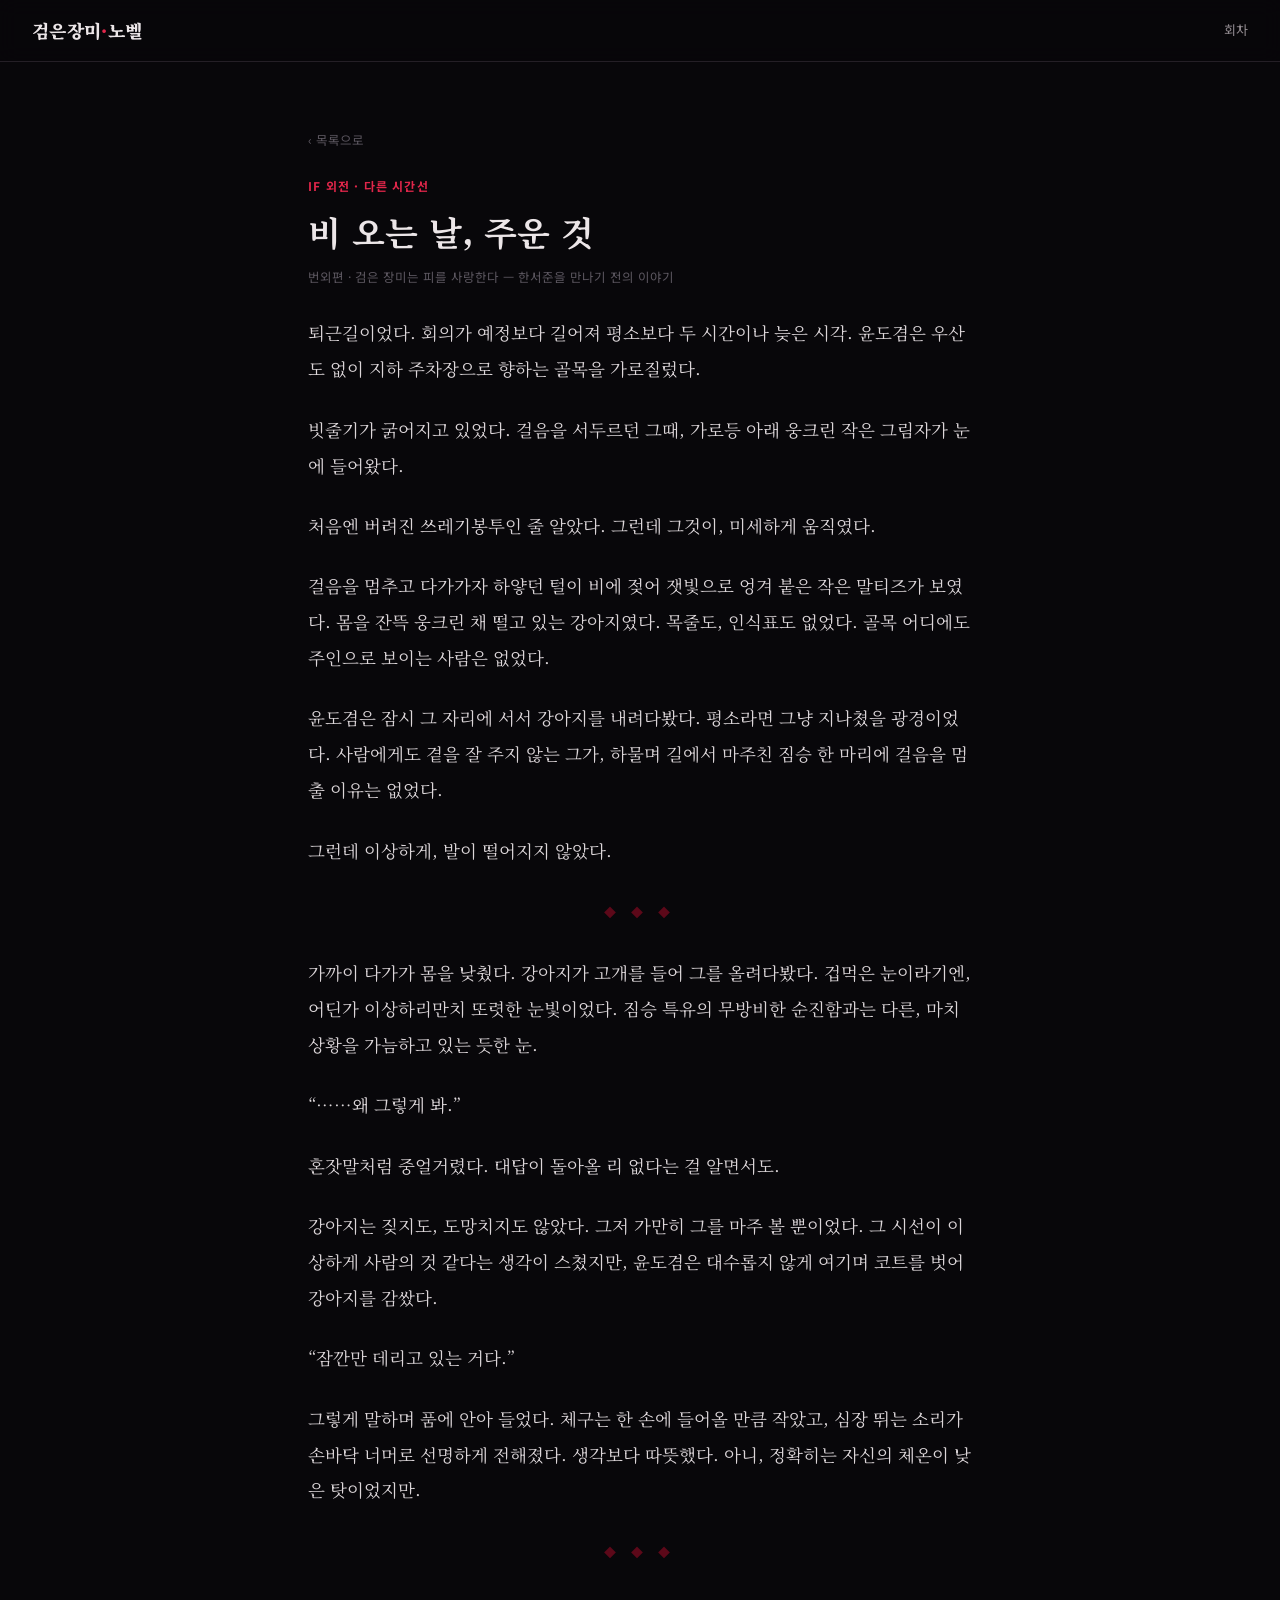
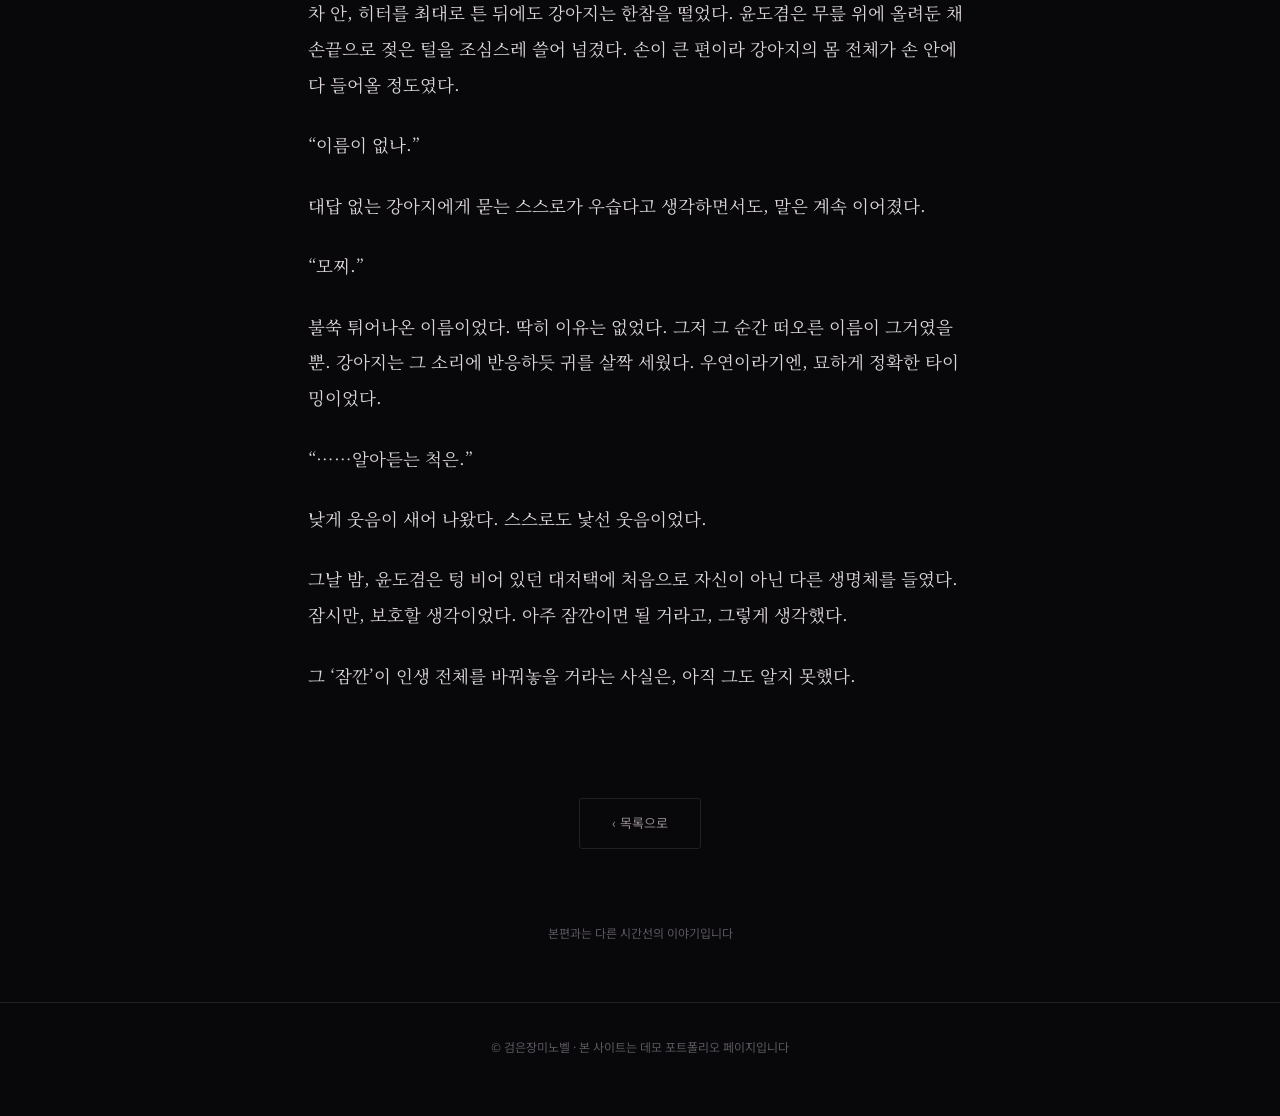
<file: if1.html>
<!DOCTYPE html>
<html lang="ko">
<head>
<meta charset="UTF-8">
<meta name="viewport" content="width=device-width, initial-scale=1.0">
<title>IF. 비 오는 날, 주운 것 - 검은 장미는 피를 사랑한다</title>
<link rel="stylesheet" href="style.css">
</head>
<body>

<div class="topbar">
  <a href="index.html" class="brand">검은장미<span>·</span>노벨</a>
  <nav><a href="index.html#chapters">회차</a></nav>
</div>

<div class="viewer-header">
  <a class="back" href="index.html#chapters">‹ 목록으로</a>
  <div class="eyebrow">IF 외전 · 다른 시간선</div>
  <h1>비 오는 날, 주운 것</h1>
  <div class="meta">번외편 · 검은 장미는 피를 사랑한다 — 한서준을 만나기 전의 이야기</div>
</div>

<div class="viewer-body">
<p>퇴근길이었다. 회의가 예정보다 길어져 평소보다 두 시간이나 늦은 시각. 윤도겸은 우산도 없이 지하 주차장으로 향하는 골목을 가로질렀다.</p>

<p>빗줄기가 굵어지고 있었다. 걸음을 서두르던 그때, 가로등 아래 웅크린 작은 그림자가 눈에 들어왔다.</p>

<p>처음엔 버려진 쓰레기봉투인 줄 알았다. 그런데 그것이, 미세하게 움직였다.</p>

<p>걸음을 멈추고 다가가자 하얗던 털이 비에 젖어 잿빛으로 엉겨 붙은 작은 말티즈가 보였다. 몸을 잔뜩 웅크린 채 떨고 있는 강아지였다. 목줄도, 인식표도 없었다. 골목 어디에도 주인으로 보이는 사람은 없었다.</p>

<p>윤도겸은 잠시 그 자리에 서서 강아지를 내려다봤다. 평소라면 그냥 지나쳤을 광경이었다. 사람에게도 곁을 잘 주지 않는 그가, 하물며 길에서 마주친 짐승 한 마리에 걸음을 멈출 이유는 없었다.</p>

<p>그런데 이상하게, 발이 떨어지지 않았다.</p>

<p class="scene-break">◆ ◆ ◆</p>

<p>가까이 다가가 몸을 낮췄다. 강아지가 고개를 들어 그를 올려다봤다. 겁먹은 눈이라기엔, 어딘가 이상하리만치 또렷한 눈빛이었다. 짐승 특유의 무방비한 순진함과는 다른, 마치 상황을 가늠하고 있는 듯한 눈.</p>

<p>“……왜 그렇게 봐.”</p>

<p>혼잣말처럼 중얼거렸다. 대답이 돌아올 리 없다는 걸 알면서도.</p>

<p>강아지는 짖지도, 도망치지도 않았다. 그저 가만히 그를 마주 볼 뿐이었다. 그 시선이 이상하게 사람의 것 같다는 생각이 스쳤지만, 윤도겸은 대수롭지 않게 여기며 코트를 벗어 강아지를 감쌌다.</p>

<p>“잠깐만 데리고 있는 거다.”</p>

<p>그렇게 말하며 품에 안아 들었다. 체구는 한 손에 들어올 만큼 작았고, 심장 뛰는 소리가 손바닥 너머로 선명하게 전해졌다. 생각보다 따뜻했다. 아니, 정확히는 자신의 체온이 낮은 탓이었지만.</p>

<p class="scene-break">◆ ◆ ◆</p>

<p>차 안, 히터를 최대로 튼 뒤에도 강아지는 한참을 떨었다. 윤도겸은 무릎 위에 올려둔 채 손끝으로 젖은 털을 조심스레 쓸어 넘겼다. 손이 큰 편이라 강아지의 몸 전체가 손 안에 다 들어올 정도였다.</p>

<p>“이름이 없나.”</p>

<p>대답 없는 강아지에게 묻는 스스로가 우습다고 생각하면서도, 말은 계속 이어졌다.</p>

<p>“모찌.”</p>

<p>불쑥 튀어나온 이름이었다. 딱히 이유는 없었다. 그저 그 순간 떠오른 이름이 그거였을 뿐. 강아지는 그 소리에 반응하듯 귀를 살짝 세웠다. 우연이라기엔, 묘하게 정확한 타이밍이었다.</p>

<p>“……알아듣는 척은.”</p>

<p>낮게 웃음이 새어 나왔다. 스스로도 낯선 웃음이었다.</p>

<p>그날 밤, 윤도겸은 텅 비어 있던 대저택에 처음으로 자신이 아닌 다른 생명체를 들였다. 잠시만, 보호할 생각이었다. 아주 잠깐이면 될 거라고, 그렇게 생각했다.</p>

<p>그 ‘잠깐’이 인생 전체를 바꿔놓을 거라는 사실은, 아직 그도 알지 못했다.</p>
</div>

<div class="viewer-nav" style="justify-content:center;">
  <a href="index.html#chapters" style="flex:0 0 auto; padding-left:32px; padding-right:32px;">‹ 목록으로</a>
</div>
<p style="max-width:720px; margin:-16px auto 60px; padding:0 28px; text-align:center; font-size:12px; color:var(--text-faint);">
  본편과는 다른 시간선의 이야기입니다
</p>

<footer>© 검은장미노벨 · 본 사이트는 데모 포트폴리오 페이지입니다</footer>

</body>
</html>
</file>
<file: style.css>
/* ==========================================================================
   검은 장미는 피를 사랑한다 — 웹소설 플랫폼 스타일
   Palette: 근본은 칠흑, 상흔처럼 번지는 붉은색
   ========================================================================== */

@import url('https://fonts.googleapis.com/css2?family=Noto+Serif+KR:wght@200;400;600;900&family=Noto+Sans+KR:wght@300;400;500;700&display=swap');

:root{
  --black-deep:#08070a;
  --black:#0d0b0f;
  --black-elevated:#161318;
  --black-line:#241f26;
  --red:#b3122e;
  --red-bright:#e0264a;
  --red-deep:#5c0819;
  --text:#ece6e8;
  --text-dim:#948d92;
  --text-faint:#5c5760;
  --serif:'Noto Serif KR', serif;
  --sans:'Noto Sans KR', sans-serif;
}

*{box-sizing:border-box;}
html{scroll-behavior:smooth;}

body{
  margin:0;
  background:var(--black-deep);
  color:var(--text);
  font-family:var(--sans);
  line-height:1.6;
  -webkit-font-smoothing:antialiased;
}

a{color:inherit; text-decoration:none;}

::selection{background:var(--red-deep); color:#fff;}

/* focus visibility for keyboard nav */
a:focus-visible, button:focus-visible{
  outline:2px solid var(--red-bright);
  outline-offset:3px;
}

@media (prefers-reduced-motion: reduce){
  *{animation-duration:0.001ms !important; transition-duration:0.001ms !important;}
}

/* ---------- 상단 바 ---------- */
.topbar{
  position:sticky; top:0; z-index:40;
  display:flex; align-items:center; justify-content:space-between;
  padding:16px 32px;
  background:rgba(8,7,10,0.85);
  backdrop-filter:blur(10px);
  border-bottom:1px solid var(--black-line);
}
.topbar .brand{
  font-family:var(--serif); font-weight:900; letter-spacing:0.02em;
  font-size:18px; color:var(--text);
}
.topbar .brand span{color:var(--red-bright);}
.topbar nav{display:flex; gap:24px; font-size:13px; color:var(--text-dim);}
.topbar nav a:hover{color:var(--red-bright);}

/* ---------- 히어로 ---------- */
.hero{
  position:relative;
  padding:96px 32px 64px;
  overflow:hidden;
  background:
    radial-gradient(ellipse 60% 50% at 82% 0%, rgba(179,18,46,0.16), transparent 60%),
    linear-gradient(180deg, var(--black) 0%, var(--black-deep) 100%);
  border-bottom:1px solid var(--black-line);
}
.hero::before{
  /* 갈라진 장미 가시 라인 - signature element */
  content:"";
  position:absolute; inset:0;
  background-image: repeating-linear-gradient(115deg, transparent 0 140px, rgba(179,18,46,0.05) 140px 141px, transparent 141px 280px);
  pointer-events:none;
}
.hero-inner{
  max-width:960px; margin:0 auto; position:relative; z-index:1;
  display:flex; gap:44px; align-items:flex-start;
}
.hero-text{flex:1; min-width:0;}
.hero-cover{
  flex:0 0 236px;
  width:236px; aspect-ratio:3/4;
  border-radius:5px; overflow:hidden; position:relative;
  border:1px solid var(--black-line);
  background:linear-gradient(155deg, var(--black-elevated) 0%, var(--black-deep) 100%);
  box-shadow:0 24px 48px -20px rgba(0,0,0,0.65), 0 0 0 1px rgba(179,18,46,0.08);
}
.hero-cover img{
  width:100%; height:100%; object-fit:cover; display:block;
}
.hero-cover.cover-empty{
  border:1px dashed var(--red-deep);
  display:flex; align-items:center; justify-content:center;
}
.hero-cover.cover-empty::after{
  content:"표지 이미지\A cover.jpg 로 교체";
  white-space:pre-line;
  font-size:12px; line-height:1.8; text-align:center; color:var(--text-faint);
  padding:0 20px;
}
@media (max-width:720px){
  .hero-inner{flex-direction:column;}
  .hero-cover{width:168px; flex-basis:auto;}
}
.hero-tags{
  display:flex; gap:8px; margin-bottom:22px; flex-wrap:wrap;
}
.tag{
  font-size:11px; letter-spacing:0.08em; padding:5px 11px;
  border:1px solid var(--red-deep); color:var(--red-bright);
  border-radius:2px; font-family:var(--sans); font-weight:500;
}
.hero h1{
  font-family:var(--serif); font-weight:900;
  font-size:clamp(40px, 6vw, 68px);
  line-height:1.15; margin:0 0 8px;
  letter-spacing:-0.01em;
}
.hero h1 .accent{
  color:var(--red-bright);
  text-shadow:0 0 28px rgba(224,38,74,0.35);
}
.hero .byline{
  font-size:14px; color:var(--text-dim); margin:0 0 28px;
  font-family:var(--sans); letter-spacing:0.02em;
}
.hero .synopsis{
  font-size:15.5px; color:var(--text); max-width:620px;
  border-left:2px solid var(--red-deep); padding-left:18px;
  margin:0 0 34px; color:#c9c2c6;
}
.hero-stats{
  display:flex; gap:28px; margin-bottom:34px; flex-wrap:wrap;
}
.hero-stats div{font-size:12.5px; color:var(--text-faint);}
.hero-stats strong{
  display:block; font-family:var(--serif); font-size:20px;
  color:var(--text); font-weight:600; margin-bottom:2px;
}
.hero-actions{display:flex; gap:12px; flex-wrap:wrap;}
.btn{
  font-family:var(--sans); font-size:14px; font-weight:700;
  padding:13px 26px; border-radius:3px; cursor:pointer;
  border:1px solid transparent; transition:transform .15s ease, box-shadow .15s ease;
}
.btn:hover{transform:translateY(-1px);}
.btn-primary{
  background:linear-gradient(135deg, var(--red) 0%, var(--red-deep) 100%);
  color:#fff; box-shadow:0 8px 24px -8px rgba(179,18,46,0.6);
}
.btn-ghost{
  background:transparent; border-color:var(--black-line); color:var(--text-dim);
}
.btn-ghost:hover{border-color:var(--red-deep); color:var(--text);}

/* ---------- 가시 구분선 ---------- */
.thorn-divider{
  max-width:960px; margin:0 auto; padding:0 32px;
  display:flex; align-items:center; gap:12px; color:var(--red-deep);
}
.thorn-divider .line{flex:1; height:1px; background:var(--black-line);}
.thorn-divider svg{flex-shrink:0; opacity:0.75;}

/* ---------- 목차 섹션 ---------- */
.chapters-section{
  max-width:960px; margin:0 auto; padding:52px 32px 100px;
}
.chapters-head{
  display:flex; align-items:baseline; justify-content:space-between;
  margin-bottom:22px; flex-wrap:wrap; gap:10px;
}
.chapters-head h2{
  font-family:var(--serif); font-weight:600; font-size:22px; margin:0;
}
.chapters-head .count{font-size:12.5px; color:var(--text-faint);}

.chapter-list{list-style:none; margin:0; padding:0; border-top:1px solid var(--black-line);}
.chapter-row{
  display:grid;
  grid-template-columns:56px 1fr auto 88px;
  align-items:center; gap:18px;
  padding:16px 10px;
  border-bottom:1px solid var(--black-line);
  transition:background .15s ease;
}
a.chapter-row{cursor:pointer;}
a.chapter-row:hover{background:var(--black-elevated);}
a.chapter-row:hover .ch-title{color:var(--red-bright);}
.chapter-row.locked{opacity:0.46; cursor:not-allowed;}
.chapter-row.locked:hover{background:transparent;}

.ch-num{
  font-family:var(--serif); font-size:14px; color:var(--text-faint);
  font-variant-numeric:tabular-nums;
}
.ch-title{font-size:15px; color:var(--text); transition:color .15s ease;}
.ch-title small{display:block; font-size:12px; color:var(--text-faint); margin-top:3px; font-weight:400;}
.ch-badge{font-size:11px; color:var(--red-bright); border:1px solid var(--red-deep); padding:2px 8px; border-radius:2px; white-space:nowrap;}
.ch-date{font-size:12px; color:var(--text-faint); text-align:right; display:flex; align-items:center; justify-content:flex-end; gap:6px;}

.lock-icon{width:13px; height:13px; flex-shrink:0;}

.if-flag{
  display:inline-block; margin-left:10px; font-size:10.5px;
  color:var(--black-deep); background:var(--red-bright);
  padding:2px 7px; border-radius:2px; font-weight:700; letter-spacing:.02em;
  vertical-align:middle;
}

/* ---------- 페이지네이션 ---------- */
.pagination{
  display:flex; justify-content:center; align-items:center;
  gap:6px; margin-top:36px; flex-wrap:wrap;
}
.pagination button{
  min-width:34px; height:34px; padding:0 8px;
  background:transparent; border:1px solid var(--black-line);
  color:var(--text-dim); font-family:var(--sans); font-size:13px;
  border-radius:3px; cursor:pointer; transition:all .15s ease;
}
.pagination button:hover{border-color:var(--red-deep); color:var(--text);}
.pagination button.active{
  background:var(--red-deep); border-color:var(--red-deep); color:#fff; font-weight:700;
}
.pagination button:disabled{opacity:0.3; cursor:not-allowed;}

/* ---------- IF 외전 안내 배너 ---------- */
.if-banner{
  max-width:960px; margin:0 auto 0; padding:0 32px;
}
.if-banner-inner{
  border:1px solid var(--red-deep);
  background:linear-gradient(135deg, rgba(179,18,46,0.08), transparent);
  padding:22px 24px; border-radius:4px;
  display:flex; align-items:center; gap:16px; flex-wrap:wrap;
  margin-top:8px;
}
.if-banner-inner .mark{
  font-family:var(--serif); font-weight:900; font-size:26px; color:var(--red-bright);
}
.if-banner-inner p{margin:0; font-size:13.5px; color:var(--text-dim); flex:1; min-width:220px;}

/* ---------- 잠금 유료 안내 카드 ---------- */
.locked-cta{
  max-width:960px; margin:26px auto 0; padding:0 32px;
}
.locked-cta-inner{
  border:1px dashed var(--black-line);
  padding:20px 22px; border-radius:4px; text-align:center;
  color:var(--text-faint); font-size:13px;
}
.locked-cta-inner strong{color:var(--red-bright); font-weight:700;}

/* ---------- 댓글 위젯 ---------- */
.cmt-newform{
  border:1px solid var(--black-line); border-radius:5px; padding:16px;
  margin-bottom:26px; background:var(--black-elevated);
}
.cmt-newform input, .cmt-newform textarea, .cmt-reply-form input, .cmt-reply-form textarea{
  width:100%; background:var(--black-deep); border:1px solid var(--black-line);
  color:var(--text); border-radius:3px; padding:9px 12px; font-family:var(--sans);
  font-size:13.5px; margin-bottom:8px; resize:vertical;
}
.cmt-newform textarea{min-height:64px;}
.cmt-reply-form{margin-top:10px; padding:10px; border-left:2px solid var(--black-line);}
.cmt-reply-form textarea{min-height:48px;}

.cmt-toolbar{
  display:flex; align-items:center; justify-content:space-between;
  margin-bottom:16px; padding-bottom:12px; border-bottom:1px solid var(--black-line);
}
.cmt-count{font-size:13px; color:var(--text-dim); font-weight:600;}
.cmt-sort{display:flex; gap:4px;}
.cmt-sort button{
  background:transparent; border:1px solid var(--black-line); color:var(--text-faint);
  font-size:12px; padding:6px 12px; border-radius:3px; cursor:pointer;
}
.cmt-sort button.active{background:var(--red-deep); border-color:var(--red-deep); color:#fff; font-weight:700;}

.cmt-best-block{
  border:1px solid var(--red-deep); border-radius:5px; padding:6px 14px;
  background:linear-gradient(135deg, rgba(179,18,46,0.06), transparent);
  margin-bottom:8px;
}
.cmt-divider{height:1px; background:var(--black-line); margin:22px 0;}

.cmt-item{display:flex; gap:12px; padding:16px 0; border-bottom:1px solid var(--black-line);}
.cmt-best-block .cmt-item:last-child{border-bottom:none;}
.cmt-reply{padding:12px 0; border-bottom:none;}
.cmt-avatar{
  flex:0 0 34px; width:34px; height:34px; border-radius:50%;
  display:flex; align-items:center; justify-content:center;
  color:#fff; font-weight:700; font-size:13px; font-family:var(--serif);
}
.cmt-body{flex:1; min-width:0;}
.cmt-head{display:flex; align-items:center; gap:8px; margin-bottom:5px; flex-wrap:wrap;}
.cmt-name{font-size:13.5px; font-weight:700; color:var(--text);}
.cmt-date{font-size:11.5px; color:var(--text-faint);}
.cmt-best-badge{
  font-size:10px; font-weight:800; letter-spacing:0.03em; color:#fff;
  background:var(--red); padding:2px 6px; border-radius:2px;
}
.cmt-text{font-size:14px; color:#d9d3d6; line-height:1.6; margin-bottom:8px; word-break:break-word;}
.cmt-actions{display:flex; gap:14px;}
.cmt-like, .cmt-reply-btn{
  background:none; border:none; color:var(--text-faint); font-size:12px;
  cursor:pointer; padding:0;
}
.cmt-like:hover{color:var(--red-bright);}
.cmt-reply-btn:hover{color:var(--text);}
.cmt-replies-toggle{
  font-size:12px; color:var(--red-bright); cursor:pointer; margin-top:8px; font-weight:600;
}
.cmt-replies{margin-top:6px; padding-left:20px; border-left:1px solid var(--black-line);}

/* ---------- 리뷰 섹션 ---------- */
.reviews-section{
  max-width:960px; margin:0 auto; padding:0 32px 20px;
}
.reviews-inner{padding-bottom:20px;}
.reviews-inner iframe{color-scheme:normal;}

/* ---------- 챕터 페이지 내 댓글 ---------- */
.comments-block{
  max-width:720px; margin:0 auto; padding:0 28px 90px;
}
.comments-block .thorn-divider{max-width:none; padding:0; margin-bottom:32px;}
.comments-block h3{
  font-family:var(--serif); font-weight:600; font-size:18px; margin:0 0 18px;
}

/* ---------- 푸터 ---------- */
footer{
  border-top:1px solid var(--black-line);
  padding:34px 32px 60px; text-align:center;
  color:var(--text-faint); font-size:12px;
}

/* ---------- 뷰어(회차 읽기) 페이지 ---------- */
.viewer-header{
  max-width:720px; margin:0 auto; padding:64px 28px 28px;
}
.viewer-header .back{
  font-size:12.5px; color:var(--text-faint); display:inline-flex; align-items:center; gap:6px; margin-bottom:26px;
}
.viewer-header .back:hover{color:var(--red-bright);}
.viewer-header .eyebrow{font-size:12px; letter-spacing:0.1em; color:var(--red-bright); margin-bottom:10px; font-weight:700;}
.viewer-header h1{font-family:var(--serif); font-size:clamp(26px,4vw,34px); margin:0 0 8px; font-weight:700;}
.viewer-header .meta{font-size:12.5px; color:var(--text-faint);}

.viewer-body{
  max-width:720px; margin:0 auto; padding:0 28px 80px;
  font-family:var(--serif);
  font-size:17.5px; line-height:2.05; color:#dcd6d9;
}
.viewer-body p{margin:0 0 1.4em;}
.viewer-body .scene-break{
  text-align:center; color:var(--red-deep); margin:2.6em 0; letter-spacing:0.5em; font-size:12px;
}

.viewer-nav{
  max-width:720px; margin:0 auto; padding:0 28px 90px;
  display:flex; justify-content:space-between; gap:12px;
}
.viewer-nav a, .viewer-nav span{
  flex:1; padding:14px 18px; border:1px solid var(--black-line);
  border-radius:3px; font-size:13px; color:var(--text-dim); text-align:center;
}
.viewer-nav a:hover{border-color:var(--red-deep); color:var(--text);}
.viewer-nav span{opacity:0.35; cursor:not-allowed;}

@media (max-width:640px){
  .chapter-row{grid-template-columns:36px 1fr 70px; grid-template-areas:"num title date" ". title badge";}
  .ch-badge{display:none;}
  .topbar nav{display:none;}
  .hero{padding:72px 20px 48px;}
  .chapters-section{padding:40px 20px 80px;}
}
</file>
